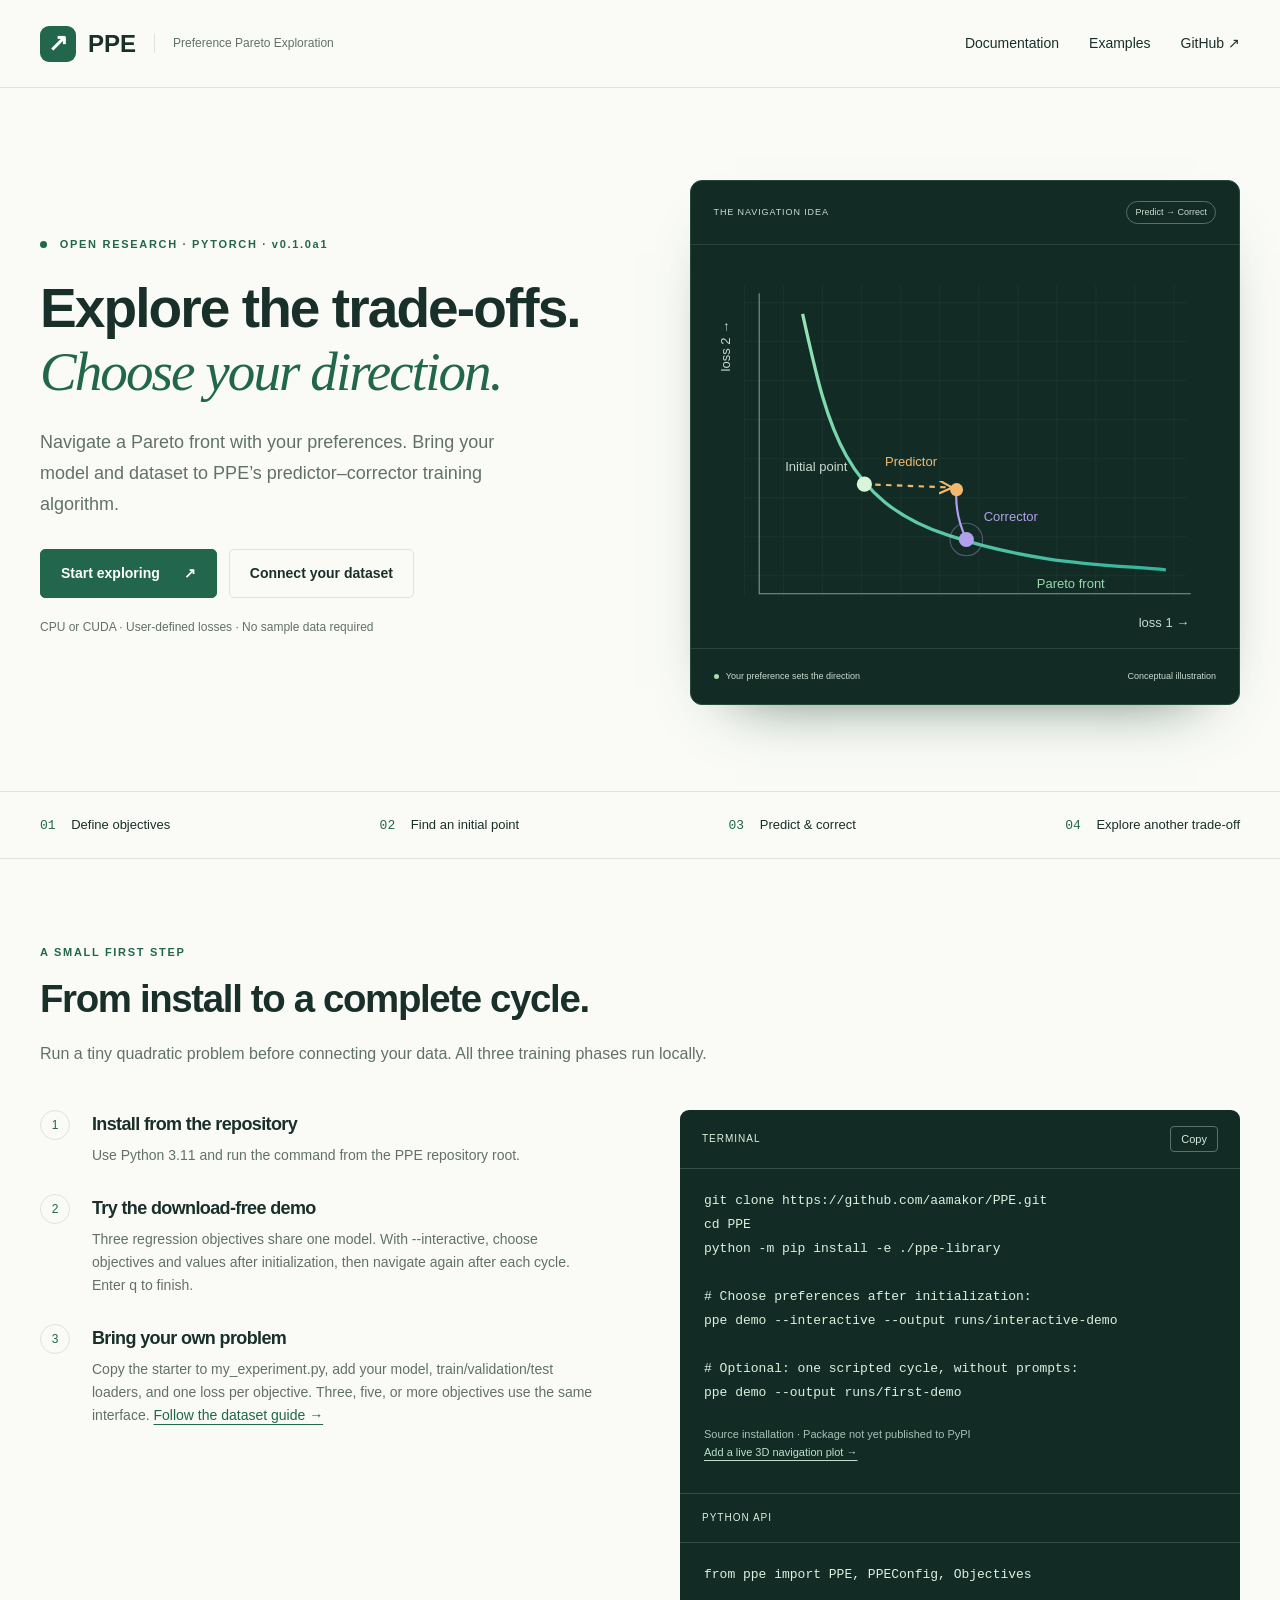
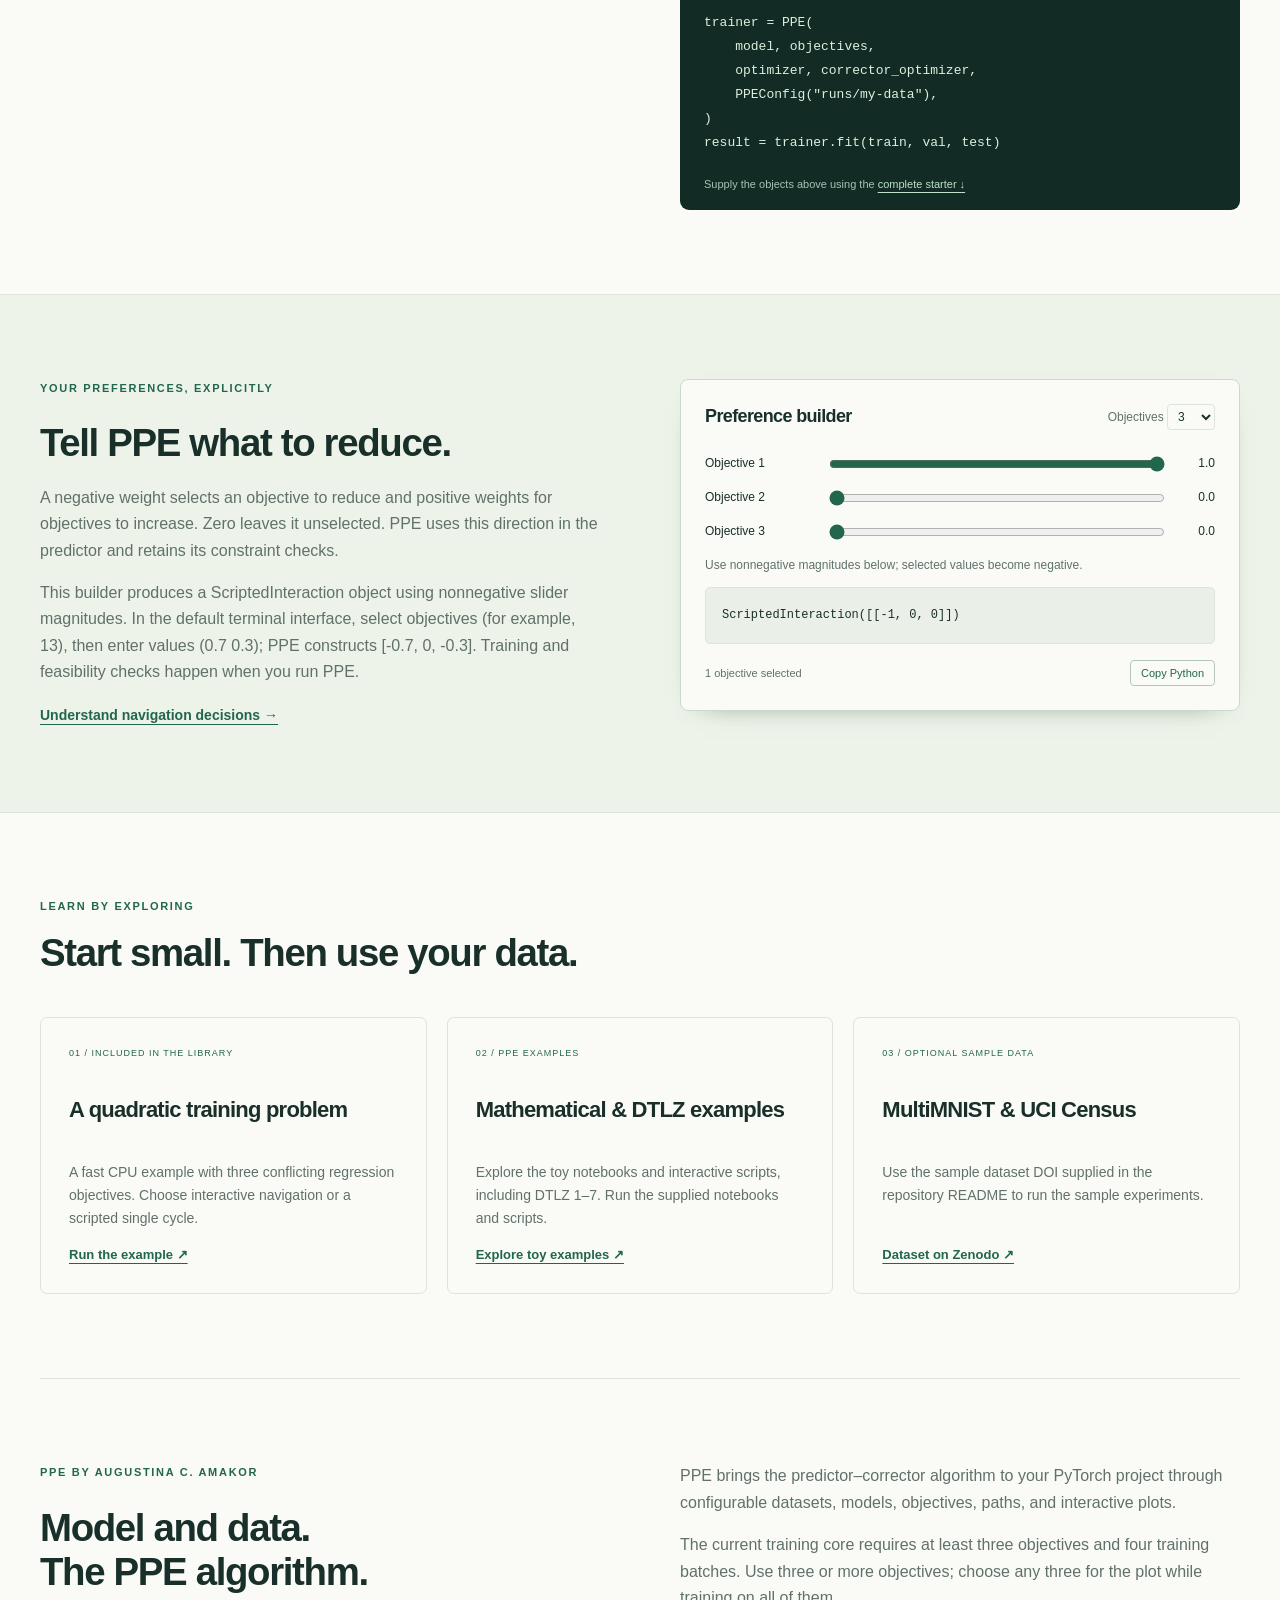
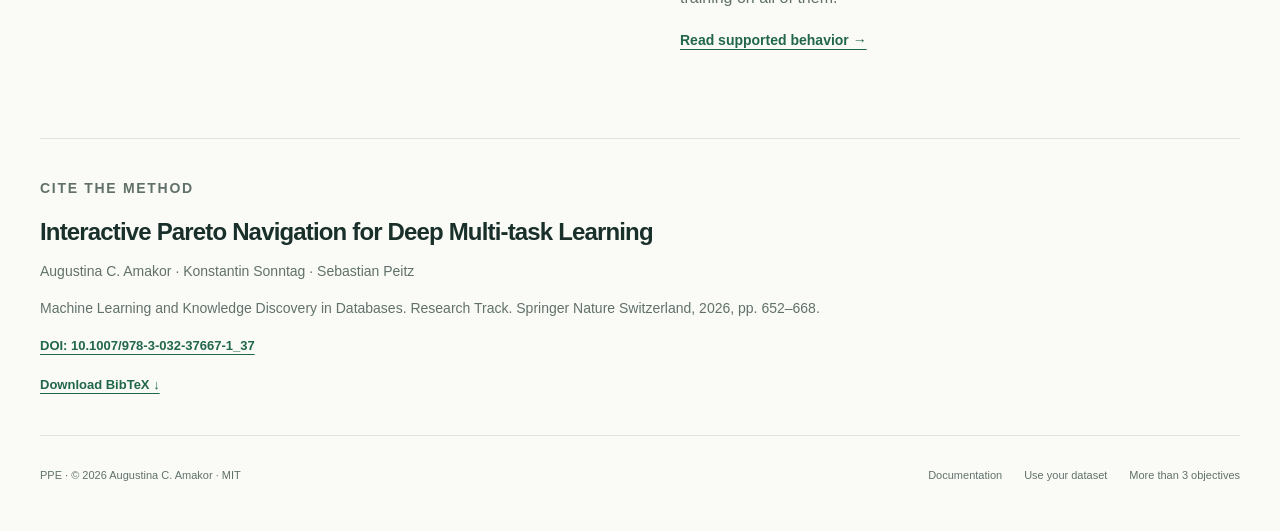
<file: ppe-library/docs/index.html>
<!doctype html>
<html lang="en">
<head>
  <meta charset="utf-8"><meta name="viewport" content="width=device-width, initial-scale=1">
  <title>PPE — Explore the trade-offs. Choose your direction.</title>
  <meta name="description" content="Preference Pareto Exploration: a predictor–corrector training library for your PyTorch models and datasets.">
  <link rel="stylesheet" href="assets/style.css"><script src="assets/site.js" defer></script>
</head>
<body>
<a class="skip" href="#main">Skip to content</a>
<header class="header"><a class="brand" href="index.html" aria-label="PPE home"><span class="brand-mark">↗</span> PPE<span class="brand-sub">Preference Pareto Exploration</span></a><nav aria-label="Main navigation"><a href="guide.html">Documentation</a><a href="#examples">Examples</a><a href="https://github.com/aamakor/PPE">GitHub ↗</a></nav></header>
<main id="main">
<section class="hero wrap">
  <div class="hero-copy"><p class="eyebrow"><span class="status-dot"></span> OPEN RESEARCH · PYTORCH · v0.1.0a1</p><h1>Explore the trade-offs.<br><em>Choose your direction.</em></h1><p class="lead">Navigate a Pareto front with your preferences. Bring your model and dataset to PPE’s predictor–corrector training algorithm.</p><div class="actions"><a class="button primary" href="#start">Start exploring <span>↗</span></a><a class="button secondary" href="guide.html#dataset">Connect your dataset</a></div><p class="micro">CPU or CUDA · User-defined losses · No sample data required</p></div>
  <div class="hero-visual"><div class="visual-top"><span>THE NAVIGATION IDEA</span><span class="pill">Predict → Correct</span></div>
  <svg class="front" viewBox="0 0 480 355" role="img" aria-labelledby="front-title front-desc"><title id="front-title">Predictor–corrector navigation</title><desc id="front-desc">An illustrative curve shows a Pareto front. A predictor moves from an initial point in a chosen direction, and a corrector moves back toward the front. This is a schematic, not measured results.</desc><defs><pattern id="grid" width="36" height="36" patternUnits="userSpaceOnUse"><path d="M 36 0 L 0 0 0 36" fill="none" stroke="#28433e" stroke-width="0.6"/></pattern><linearGradient id="glow" x1="0" y1="0" x2="1" y2="1"><stop offset="0" stop-color="#95e4b5"/><stop offset="1" stop-color="#32b59d"/></linearGradient><marker id="arrow" markerWidth="7" markerHeight="7" refX="5" refY="3" orient="auto"><path d="M0,0 L6,3 L0,6" fill="none" stroke="#f2b96e"/></marker></defs><rect x="36" y="20" width="408" height="288" fill="url(#grid)"/><path d="M50 28 V305 H448" fill="none" stroke="#82978e"/><text x="400" y="336" class="svg-label">loss 1 →</text><text transform="translate(23 100) rotate(-90)" class="svg-label">loss 2 →</text><path d="M90 47 C112 145 125 219 224 251 C305 278 370 278 425 283" fill="none" stroke="url(#glow)" stroke-width="3"/><path d="M147 204 L226 207" stroke="#f2b96e" stroke-width="2" stroke-dasharray="5 5" marker-end="url(#arrow)"/><path d="M232 209 Q230 231 241 255" fill="none" stroke="#b2a0ec" stroke-width="2"/><circle cx="147" cy="204" r="7" fill="#d8f5d9"/><circle cx="232" cy="209" r="6" fill="#f2b96e"/><circle cx="241" cy="255" r="7" fill="#b2a0ec"/><circle cx="241" cy="255" r="15" fill="none" stroke="#b2a0ec" opacity="0.4"/><text x="74" y="192" class="svg-label">Initial point</text><text x="166" y="187" class="svg-label amber">Predictor</text><text x="257" y="238" class="svg-label lavender">Corrector</text><text x="306" y="300" class="svg-label green">Pareto front</text></svg>
  <div class="visual-bottom"><span><i class="legend-dot"></i> Your preference sets the direction</span><span>Conceptual illustration</span></div></div>
</section>
<div class="spec-strip"><div class="wrap specs"><span><b>01</b> Define objectives</span><span><b>02</b> Find an initial point</span><span><b>03</b> Predict & correct</span><span><b>04</b> Explore another trade-off</span></div></div>
<section class="wrap section" id="start"><div class="section-heading"><p class="eyebrow">A SMALL FIRST STEP</p><h2>From install to a complete cycle.</h2><p>Run a tiny quadratic problem before connecting your data. All three training phases run locally.</p></div><div class="two-col"><div><ol class="steps"><li><span>1</span><div><h3>Install from the repository</h3><p>Use Python 3.11 and run the command from the PPE repository root.</p></div></li><li><span>2</span><div><h3>Try the download-free demo</h3><p>Three regression objectives share one model. With --interactive, choose objectives and values after initialization, then navigate again after each cycle. Enter q to finish.</p></div></li><li><span>3</span><div><h3>Bring your own problem</h3><p>Copy the starter to my_experiment.py, add your model, train/validation/test loaders, and one loss per objective. Three, five, or more objectives use the same interface. <a href="guide.html#dataset">Follow the dataset guide →</a></p></div></li></ol></div><div class="code-card"><div class="code-header"><span>TERMINAL</span><button class="copy" data-copy="install-code">Copy</button></div><pre id="install-code"><code>git clone https://github.com/aamakor/PPE.git
cd PPE
python -m pip install -e ./ppe-library

# Choose preferences after initialization:
ppe demo --interactive --output runs/interactive-demo

# Optional: one scripted cycle, without prompts:
ppe demo --output runs/first-demo</code></pre><div class="code-note">Source installation · Package not yet published to PyPI<br><a href="guide.html#plots">Add a live 3D navigation plot →</a></div><div class="code-header second"><span>PYTHON API</span></div><pre><code>from ppe import PPE, PPEConfig, Objectives

trainer = PPE(
    model, objectives,
    optimizer, corrector_optimizer,
    PPEConfig("runs/my-data"),
)
result = trainer.fit(train, val, test)</code></pre><div class="code-note">Supply the objects above using the <a href="assets/custom_dataset.py" download>complete starter ↓</a></div></div></div></section>
<section class="tinted section" id="preferences"><div class="wrap two-col"><div><p class="eyebrow">YOUR PREFERENCES, EXPLICITLY</p><h2>Tell PPE what to reduce.</h2><p>A negative weight selects an objective to reduce and positive weights for objectives to increase. Zero leaves it unselected. PPE uses this direction in the predictor and retains its constraint checks.</p><p>This builder produces a ScriptedInteraction object using nonnegative slider magnitudes. In the default terminal interface, select objectives (for example, 13), then enter values (0.7 0.3); PPE constructs [-0.7, 0, -0.3]. Training and feasibility checks happen when you run PPE.</p><a class="text-link" href="guide.html#navigation">Understand navigation decisions →</a></div><div class="preference-card"><div class="builder-heading"><h3>Preference builder</h3><label for="objective-count">Objectives <select id="objective-count"><option>3</option><option>4</option><option>5</option><option>6</option><option>8</option><option>10</option><option>12</option></select></label></div><div id="weight-controls"><noscript>Enable JavaScript for the builder. Example: ScriptedInteraction([[-1, 0, 0]]).</noscript></div><p class="micro">Use nonnegative magnitudes below; selected values become negative.</p><pre><code id="preference-code">ScriptedInteraction([[-1, 0, 0]])</code></pre><div class="builder-footer"><span id="preference-status" role="status">First objective selected</span><button class="copy light" data-copy="preference-code">Copy Python</button></div></div></div></section>
<section class="wrap section" id="examples"><div class="section-heading"><p class="eyebrow">LEARN BY EXPLORING</p><h2>Start small. Then use your data.</h2></div><div class="cards"><article class="card"><span class="card-index">01 / INCLUDED IN THE LIBRARY</span><h3>A quadratic training problem</h3><p>A fast CPU example with three conflicting regression objectives. Choose interactive navigation or a scripted single cycle.</p><a href="guide.html#examples">Run the example ↗</a></article><article class="card"><span class="card-index">02 / PPE EXAMPLES</span><h3>Mathematical & DTLZ examples</h3><p>Explore the toy notebooks and interactive scripts, including DTLZ 1–7. Run the supplied notebooks and scripts.</p><a href="https://github.com/aamakor/PPE/tree/master/toyEx_code">Explore toy examples ↗</a></article><article class="card"><span class="card-index">03 / OPTIONAL SAMPLE DATA</span><h3>MultiMNIST & UCI Census</h3><p>Use the sample dataset DOI supplied in the repository README to run the sample experiments.</p><a href="https://doi.org/10.5281/zenodo.20623056">Dataset on Zenodo ↗</a></article></div></section>
<section class="wrap section research"><div><p class="eyebrow">PPE BY AUGUSTINA C. AMAKOR</p><h2>Model and data.<br>The PPE algorithm.</h2></div><div><p>PPE brings the predictor–corrector algorithm to your PyTorch project through configurable datasets, models, objectives, paths, and interactive plots.</p><p>The current training core requires at least three objectives and four training batches. Use three or more objectives; choose any three for the plot while training on all of them.</p><a class="text-link" href="guide.html#preservation">Read supported behavior →</a></div></section>
<section class="wrap citation-block"><p class="eyebrow">CITE THE METHOD</p><h3>Interactive Pareto Navigation for Deep Multi-task Learning</h3><p>Augustina C. Amakor · Konstantin Sonntag · Sebastian Peitz</p><p>Machine Learning and Knowledge Discovery in Databases. Research Track. Springer Nature Switzerland, 2026, pp. 652–668.</p><p><a href="https://doi.org/10.1007/978-3-032-37667-1_37">DOI: 10.1007/978-3-032-37667-1_37</a></p><a href="assets/citation.bib" download>Download BibTeX ↓</a></section>
</main><footer class="wrap footer"><span>PPE · © 2026 Augustina C. Amakor · MIT</span><div><a href="guide.html">Documentation</a><a href="guide.html#dataset">Use your dataset</a><a href="guide.html#many-objectives">More than 3 objectives</a></div></footer><div id="copy-status" class="sr-only" role="status"></div>
</body></html>
</file>
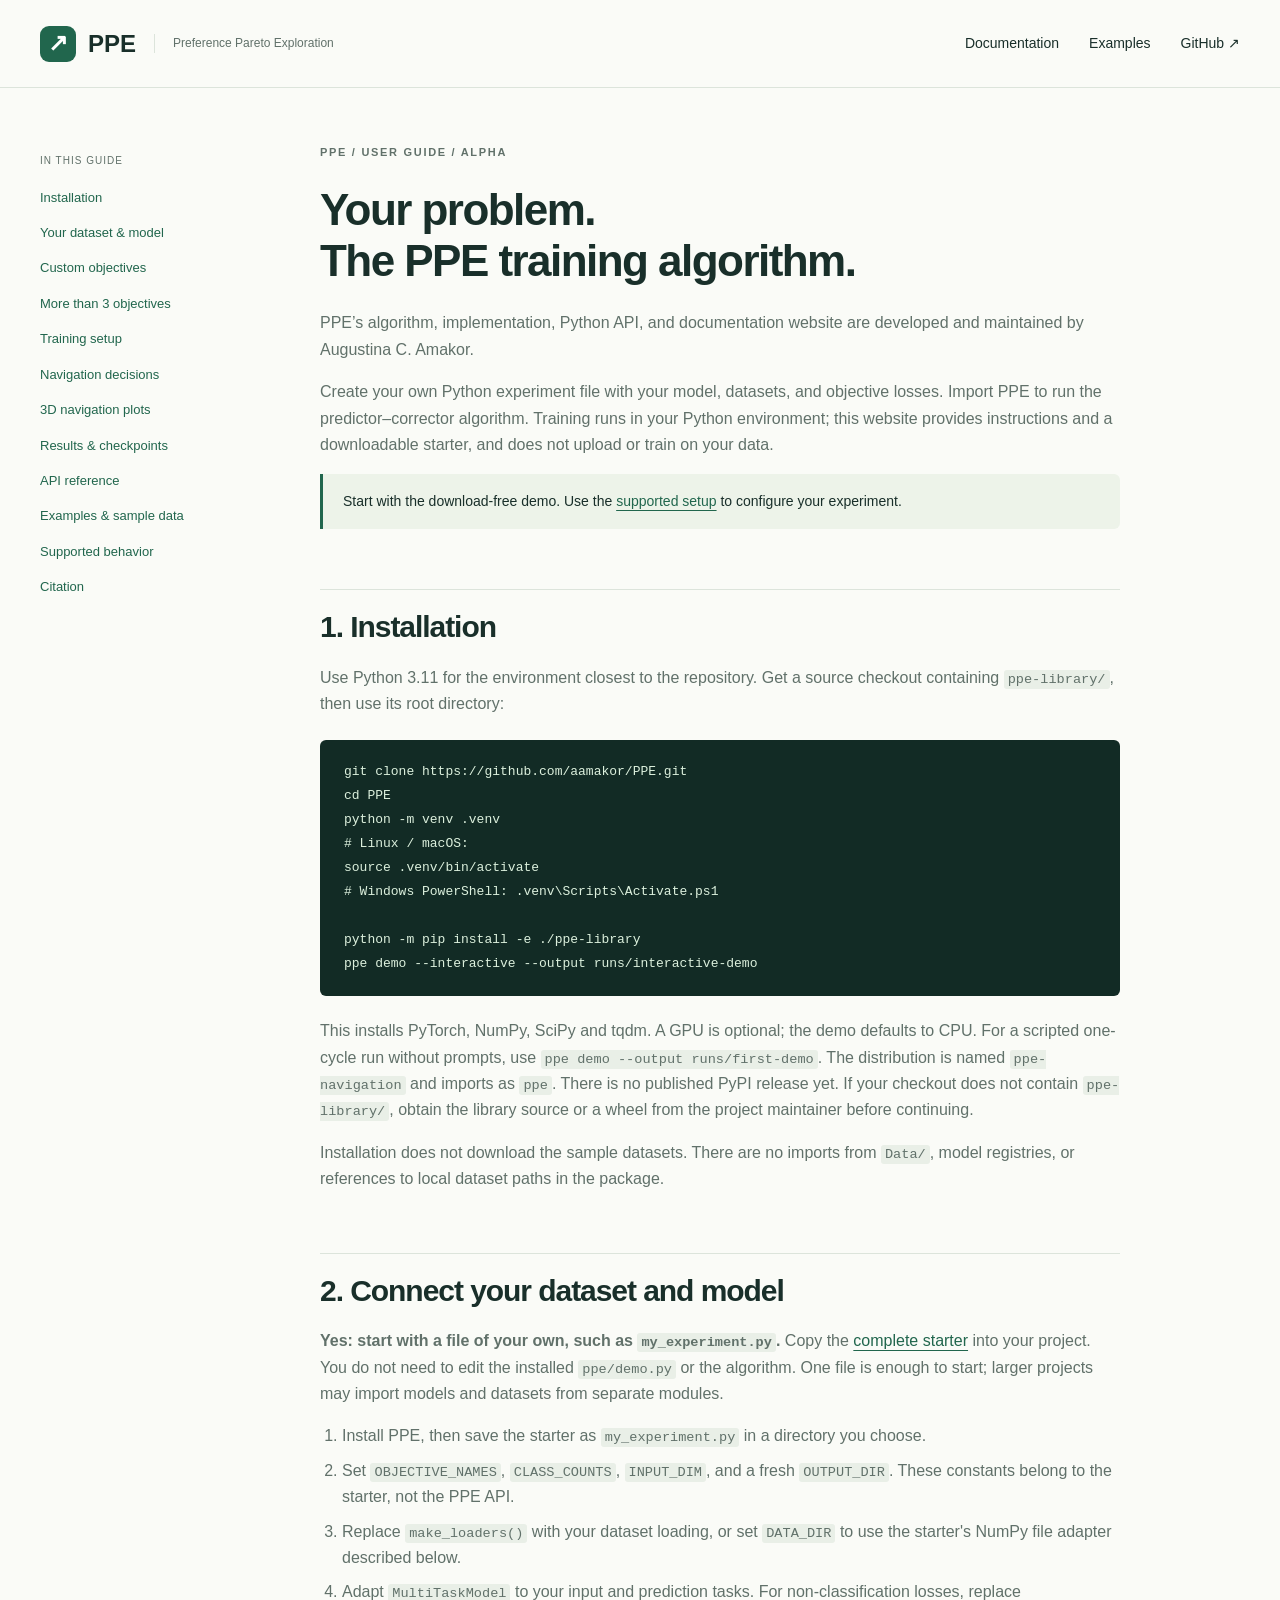
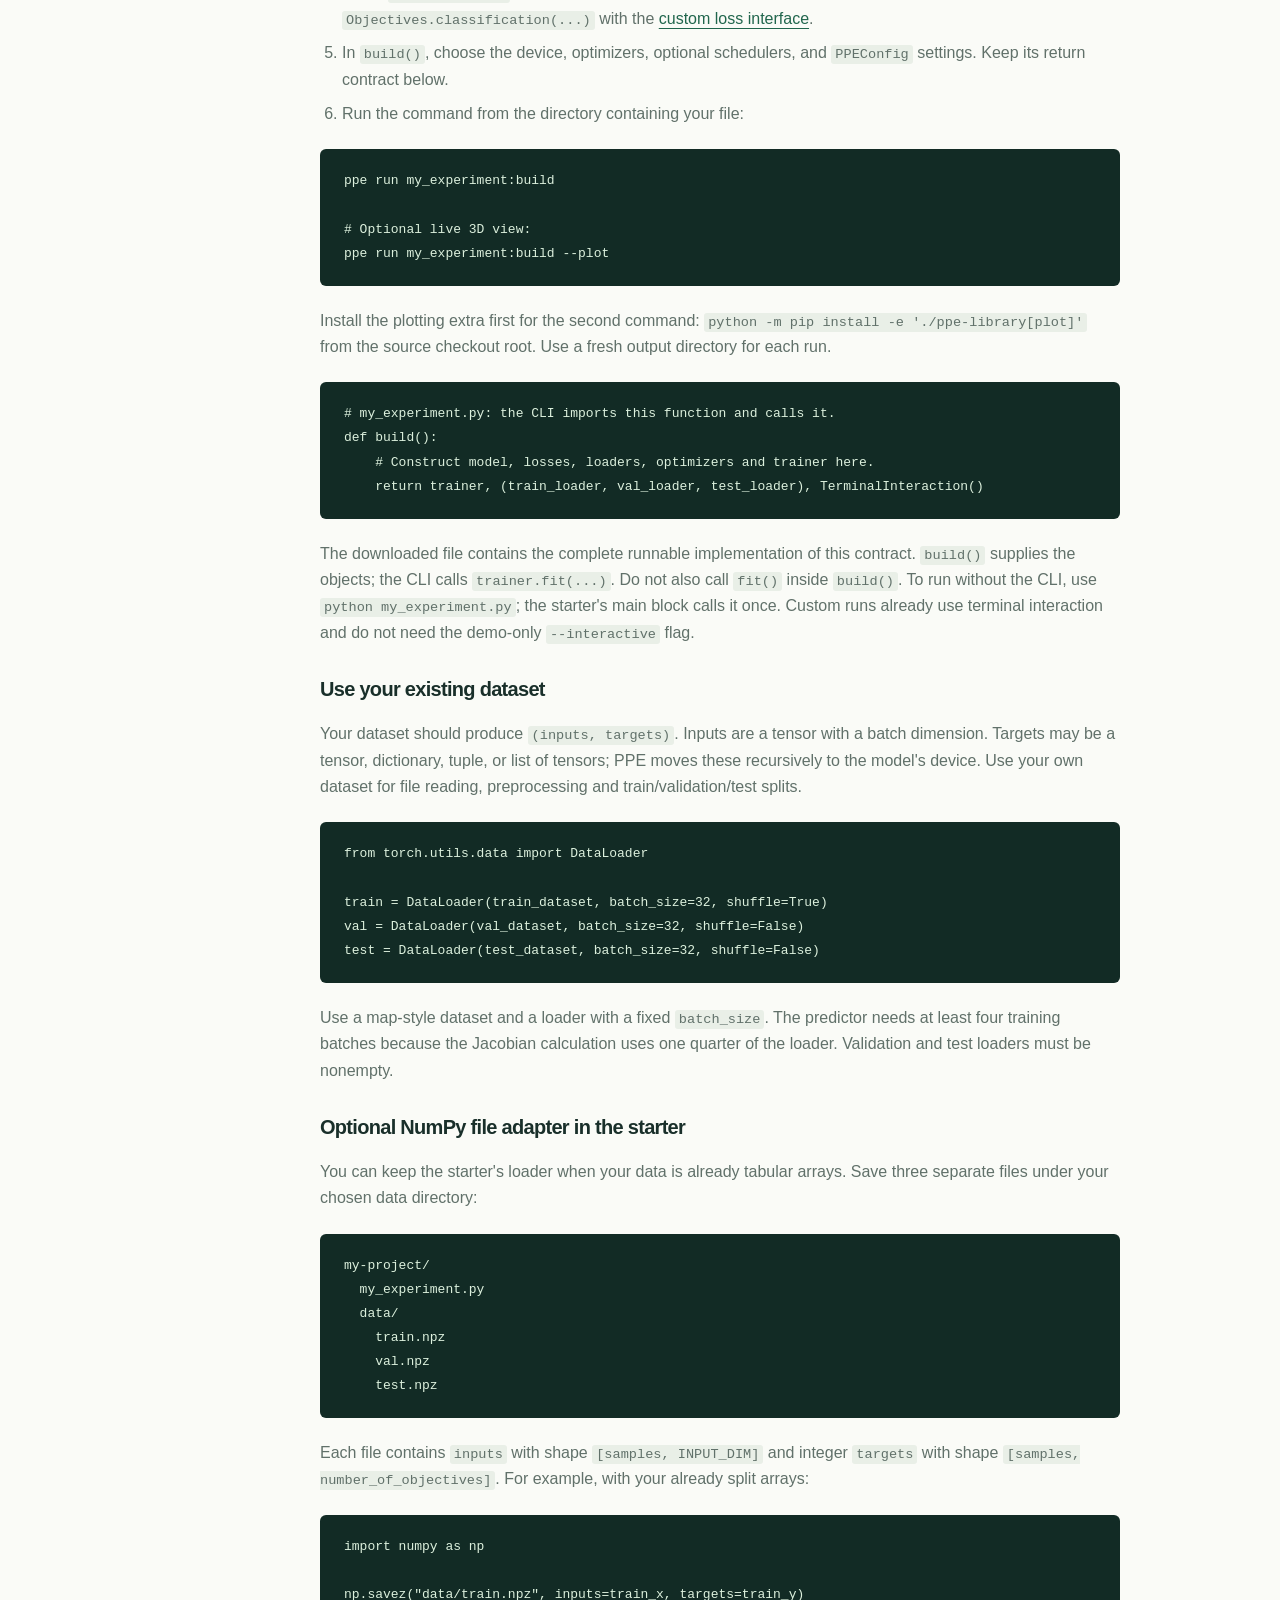
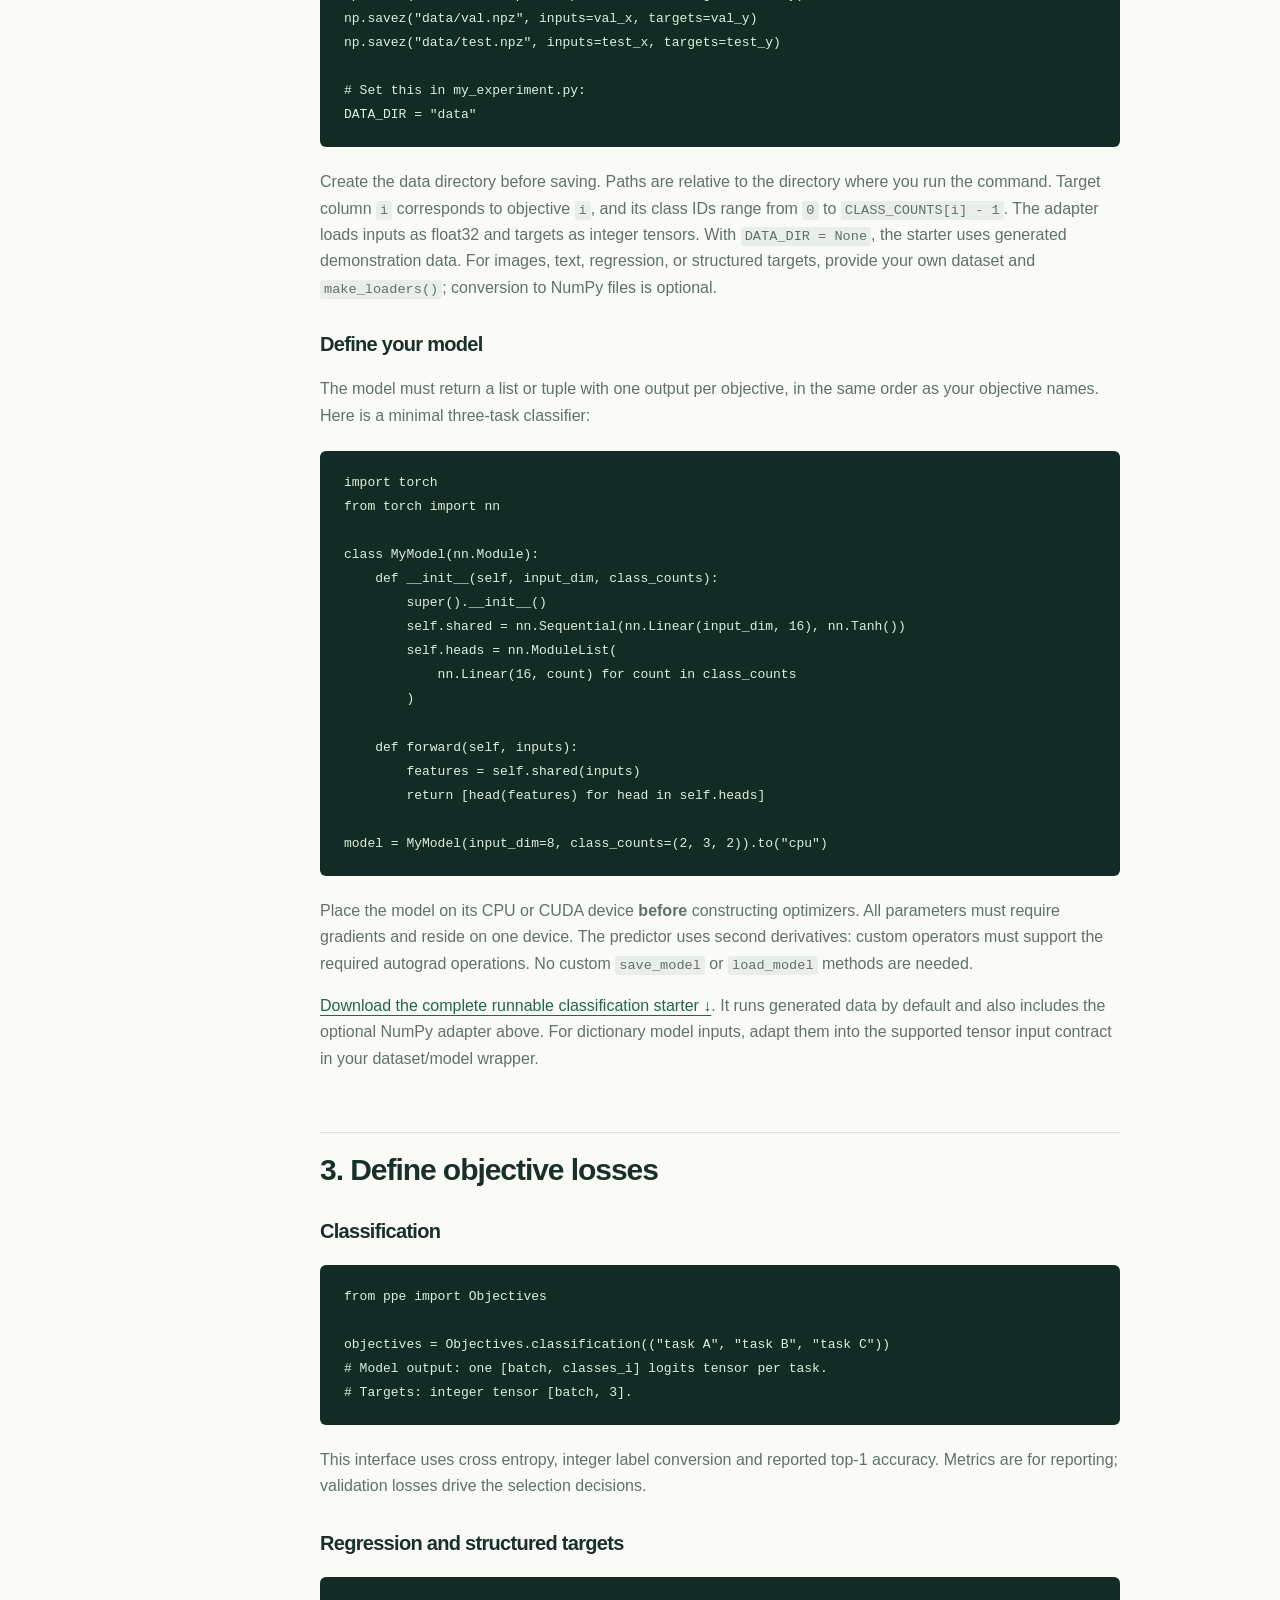
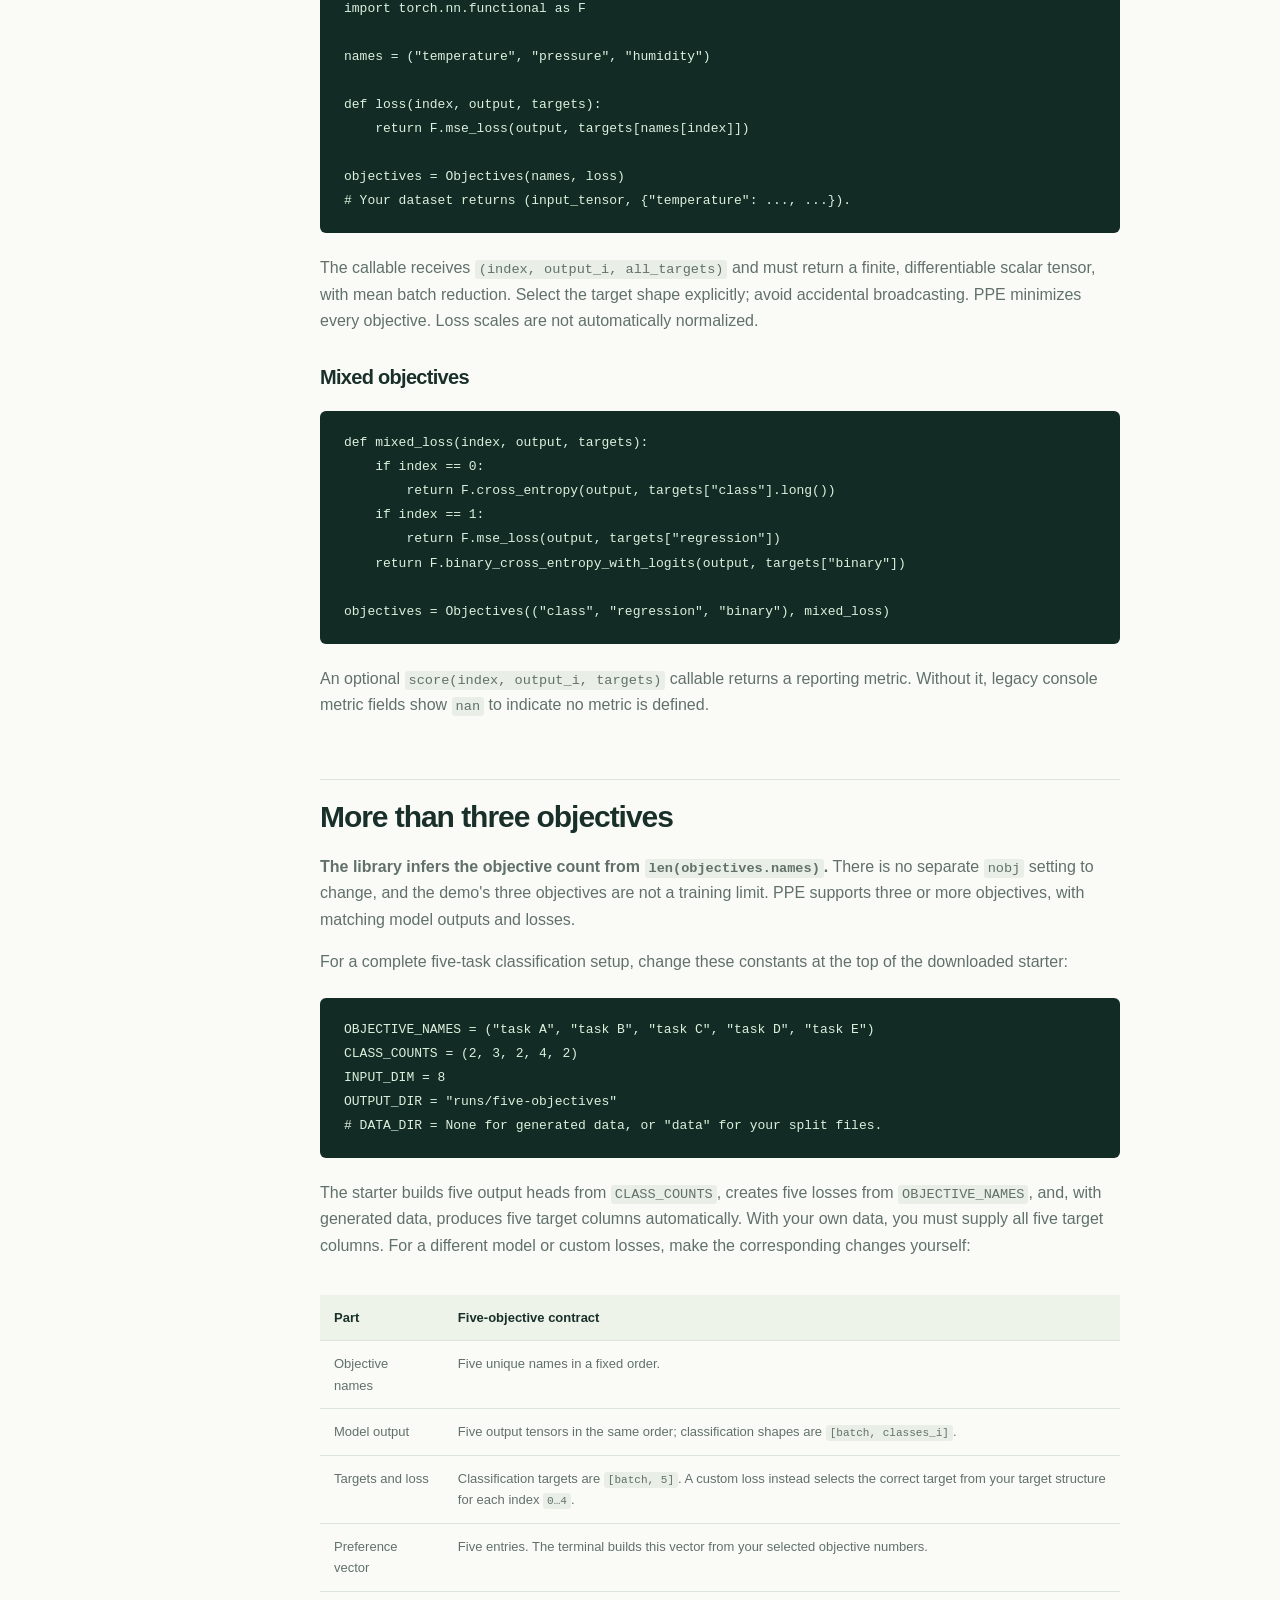
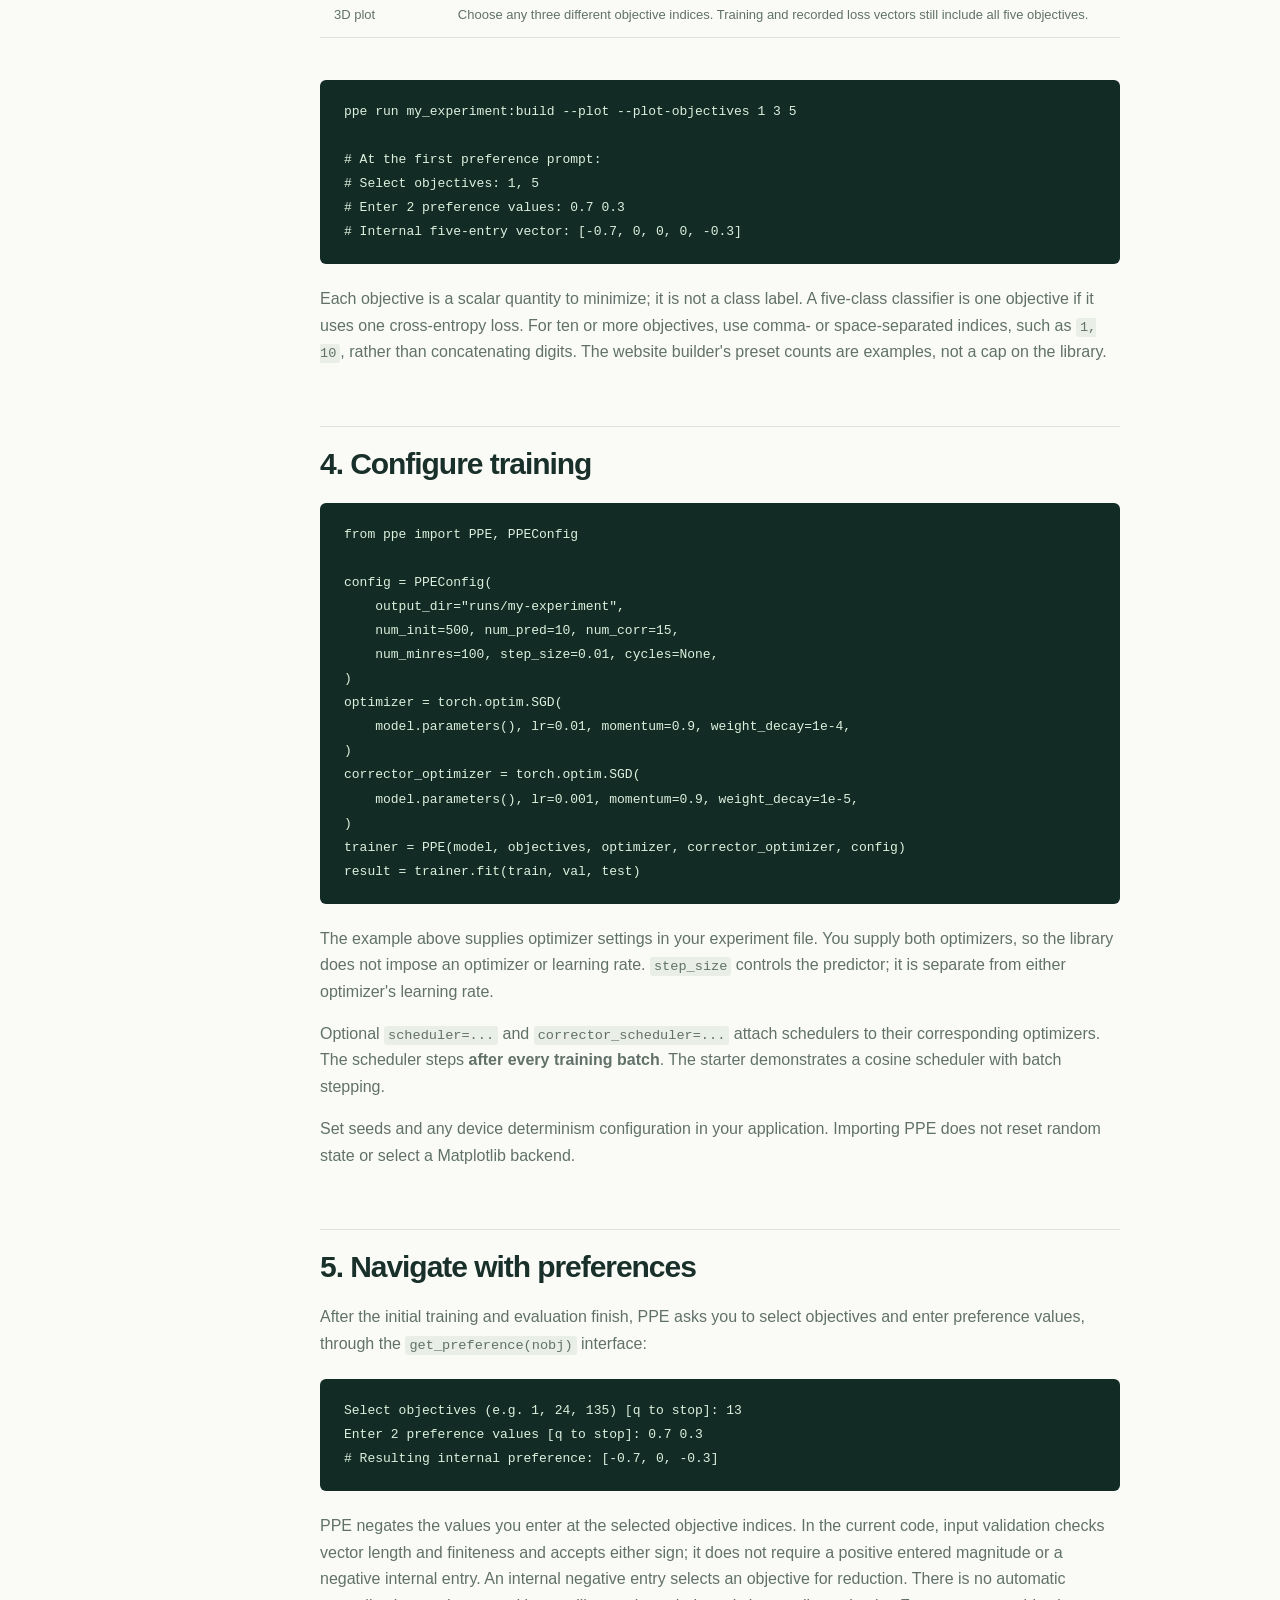
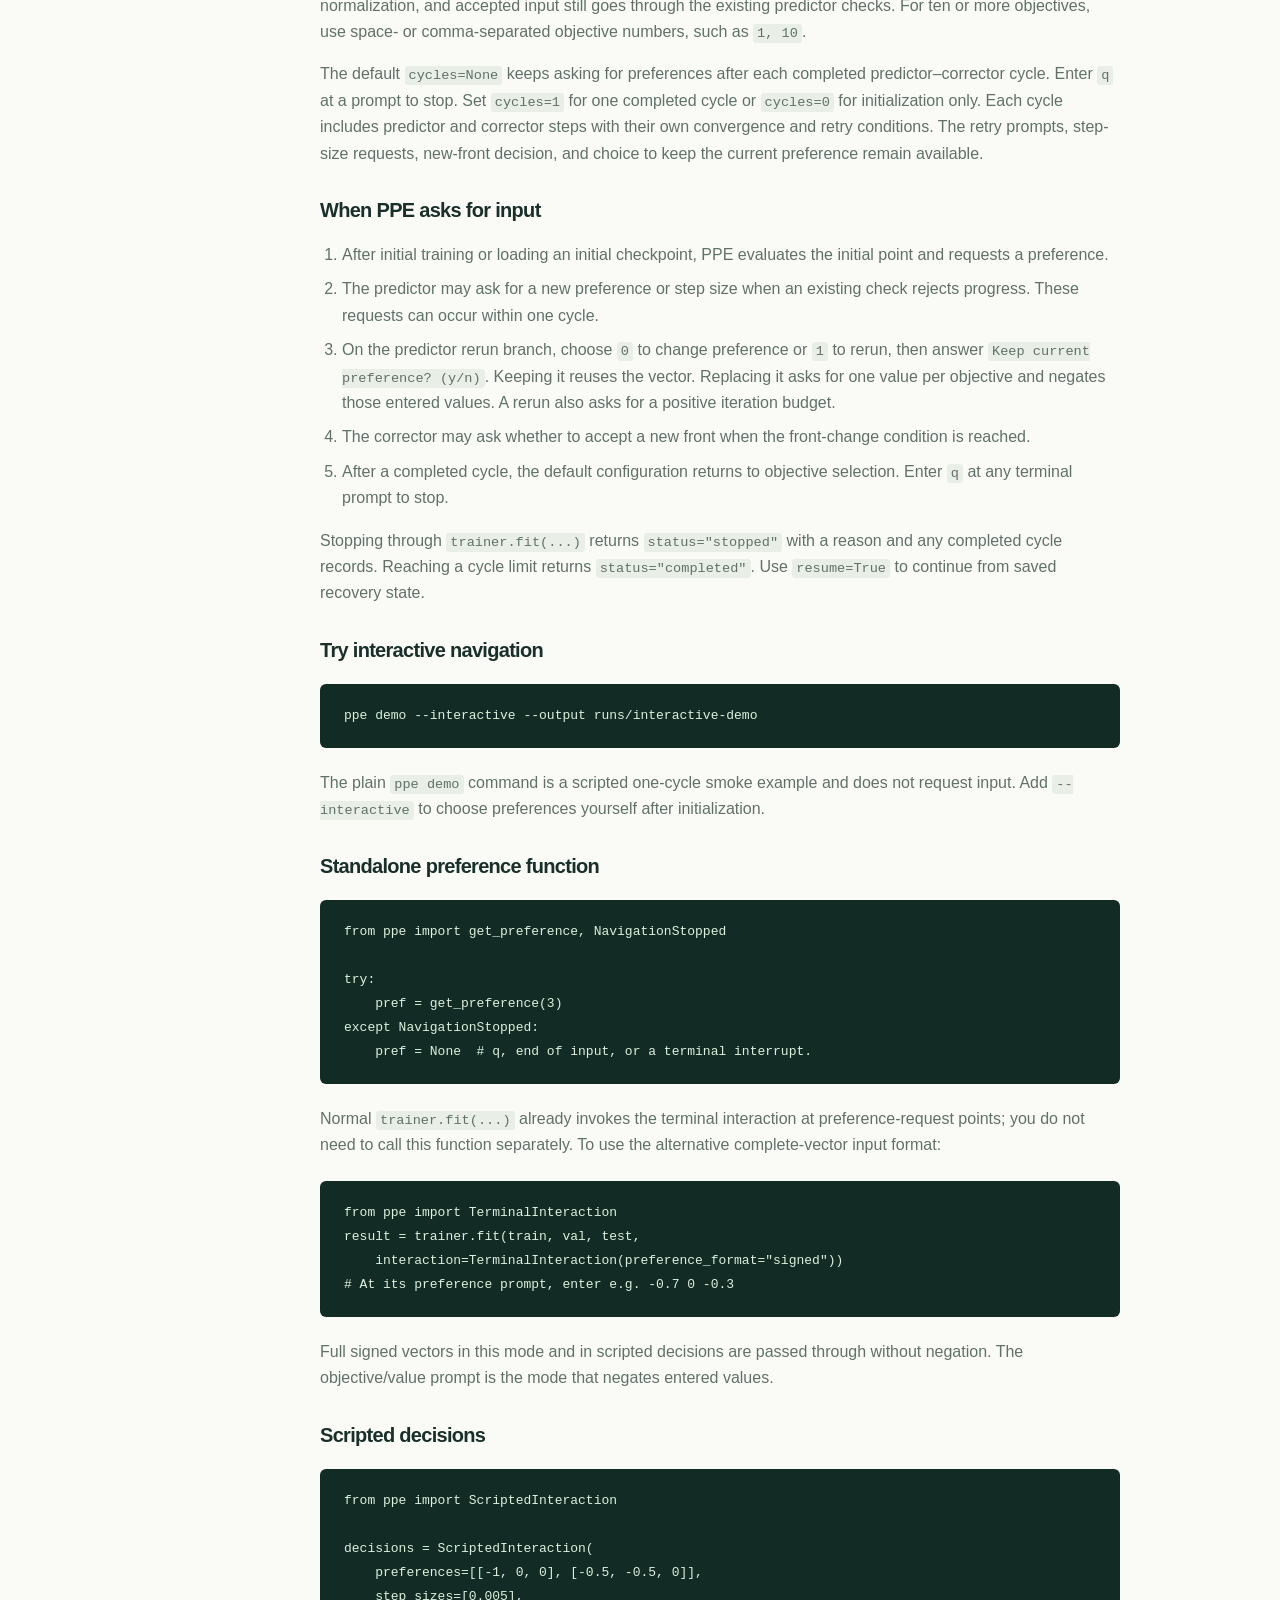
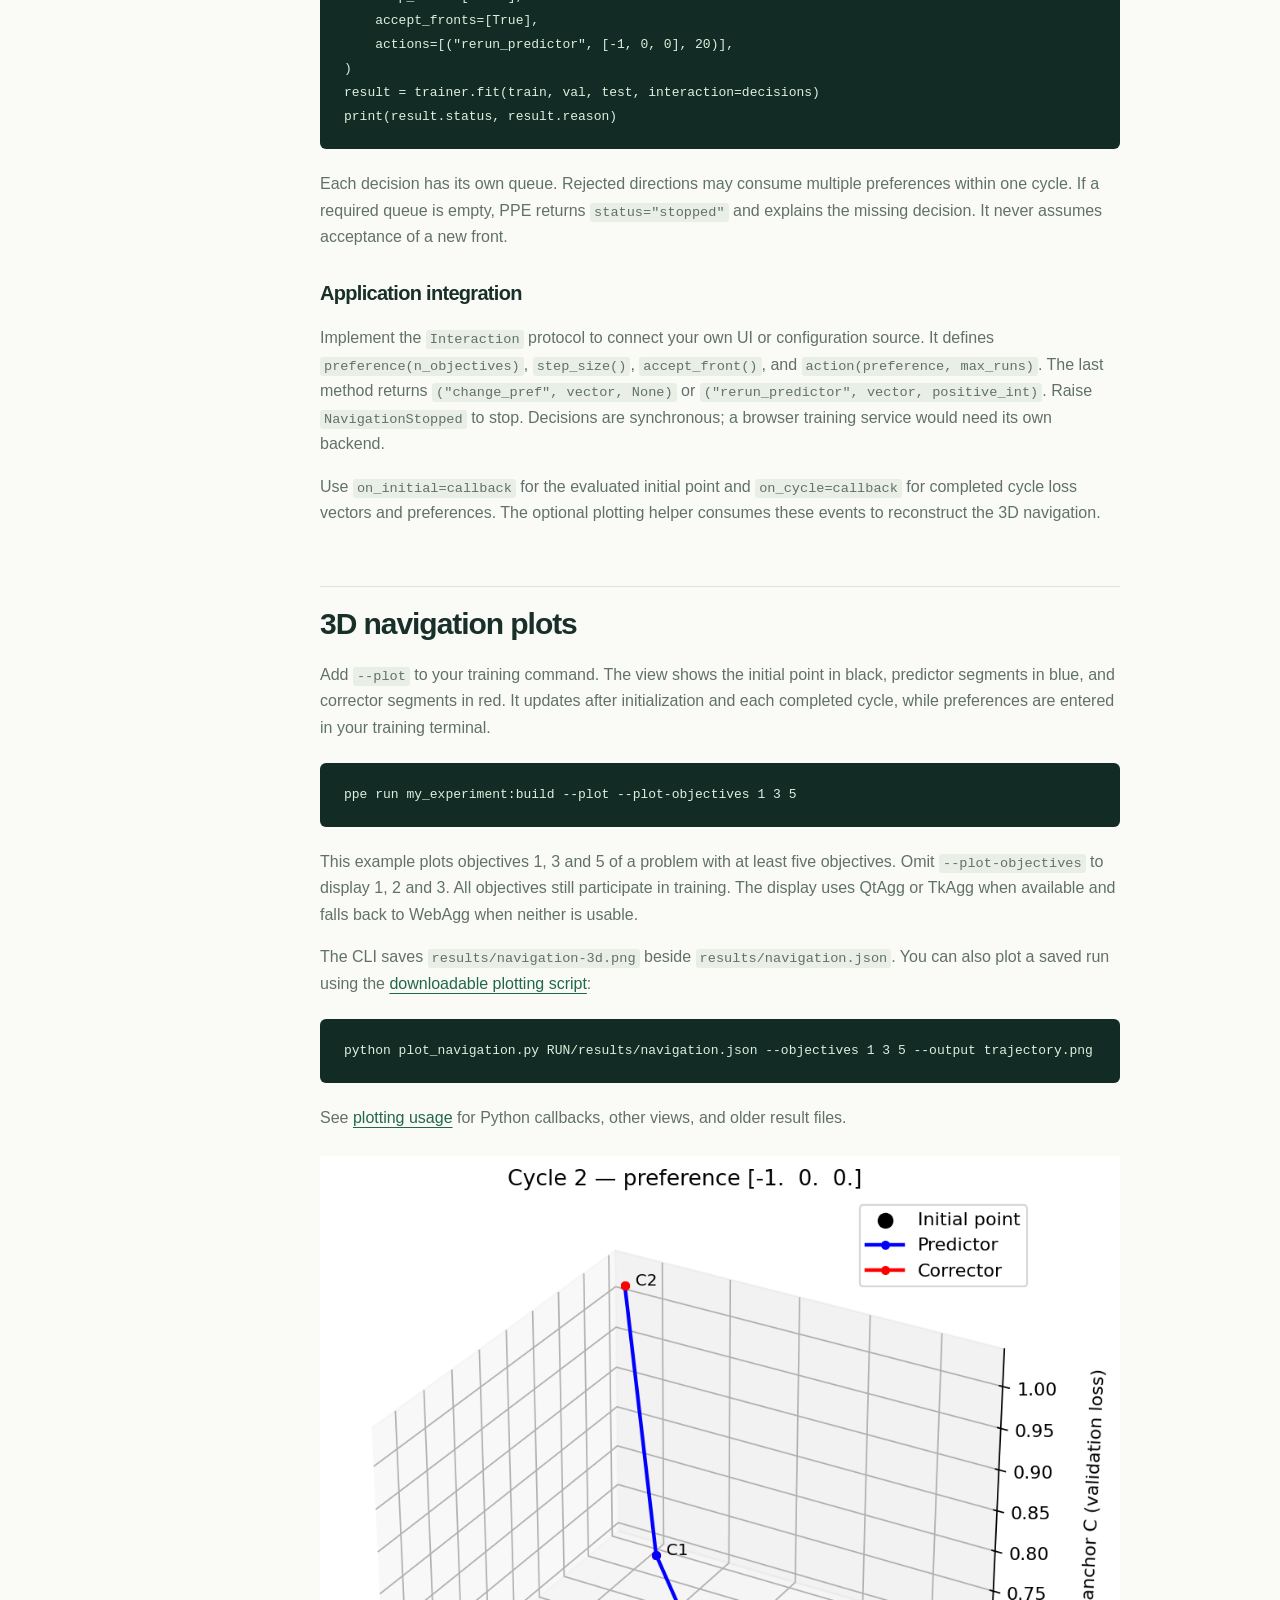
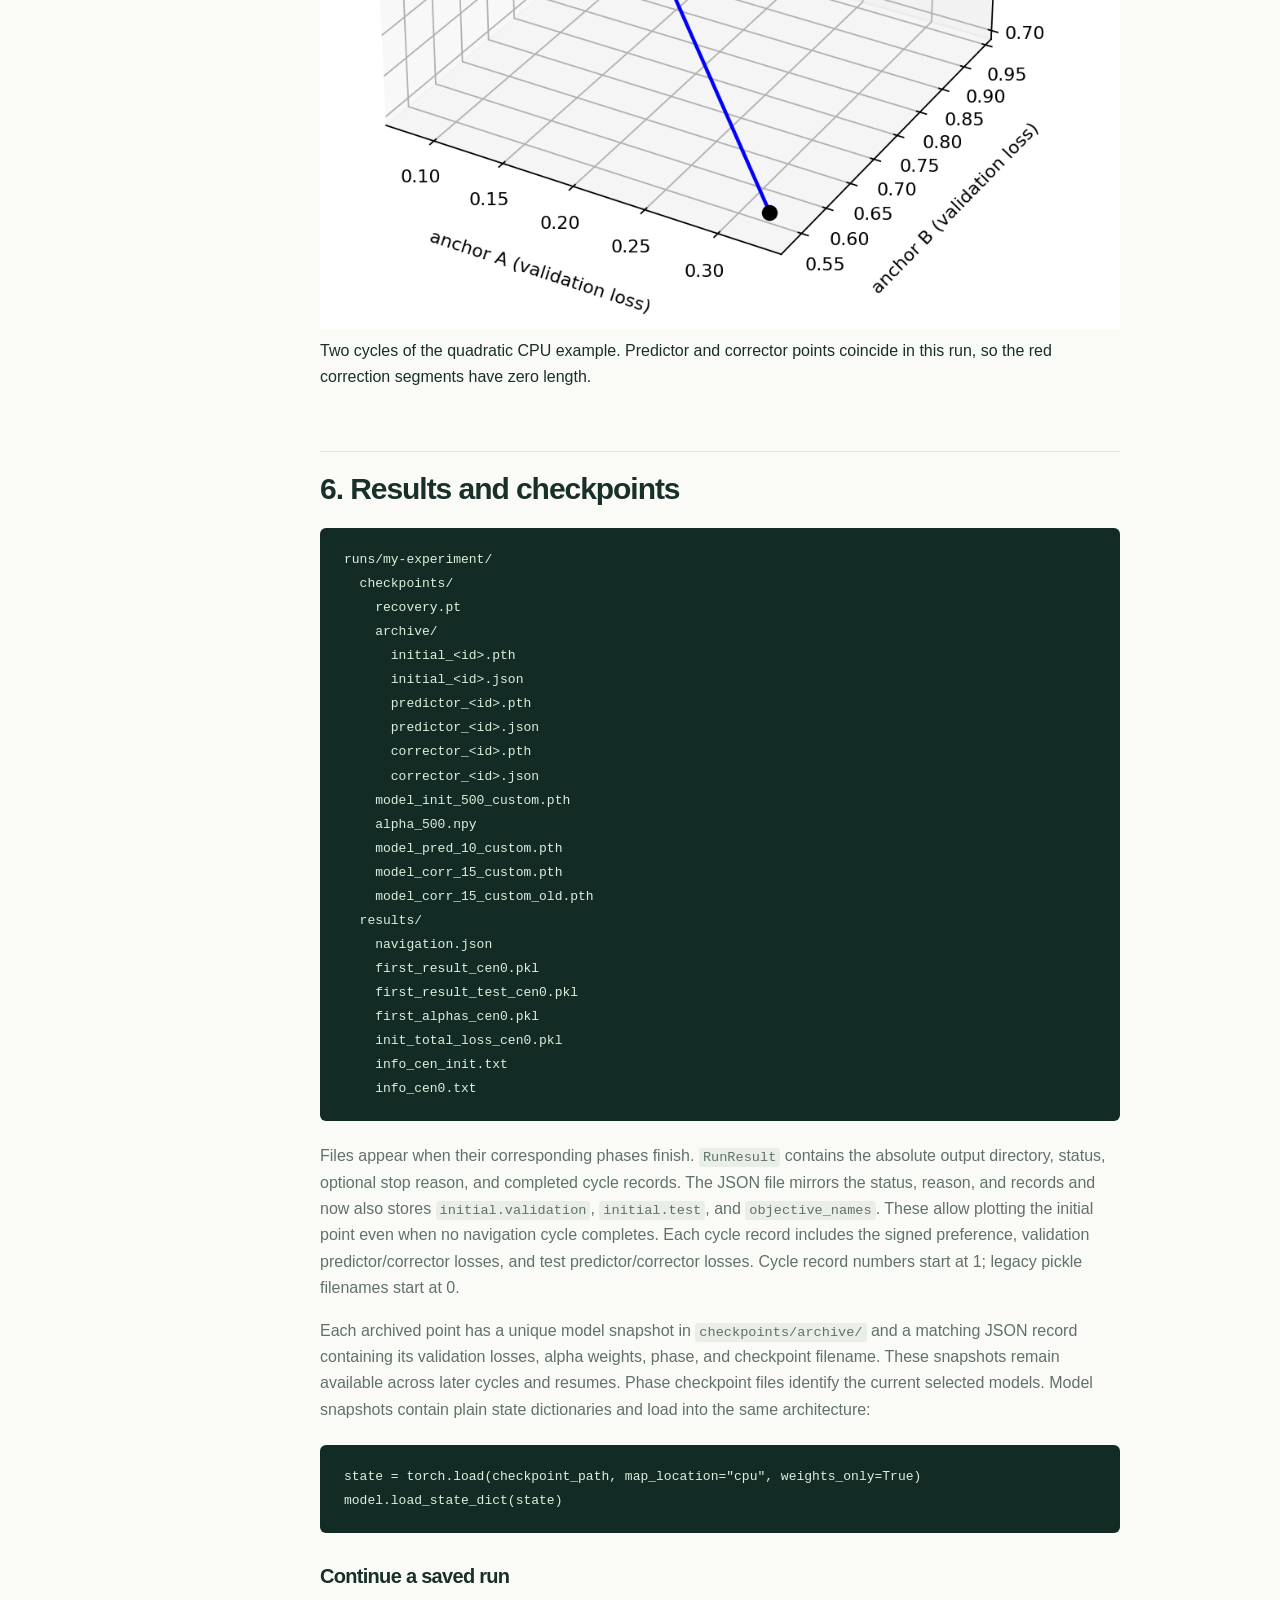
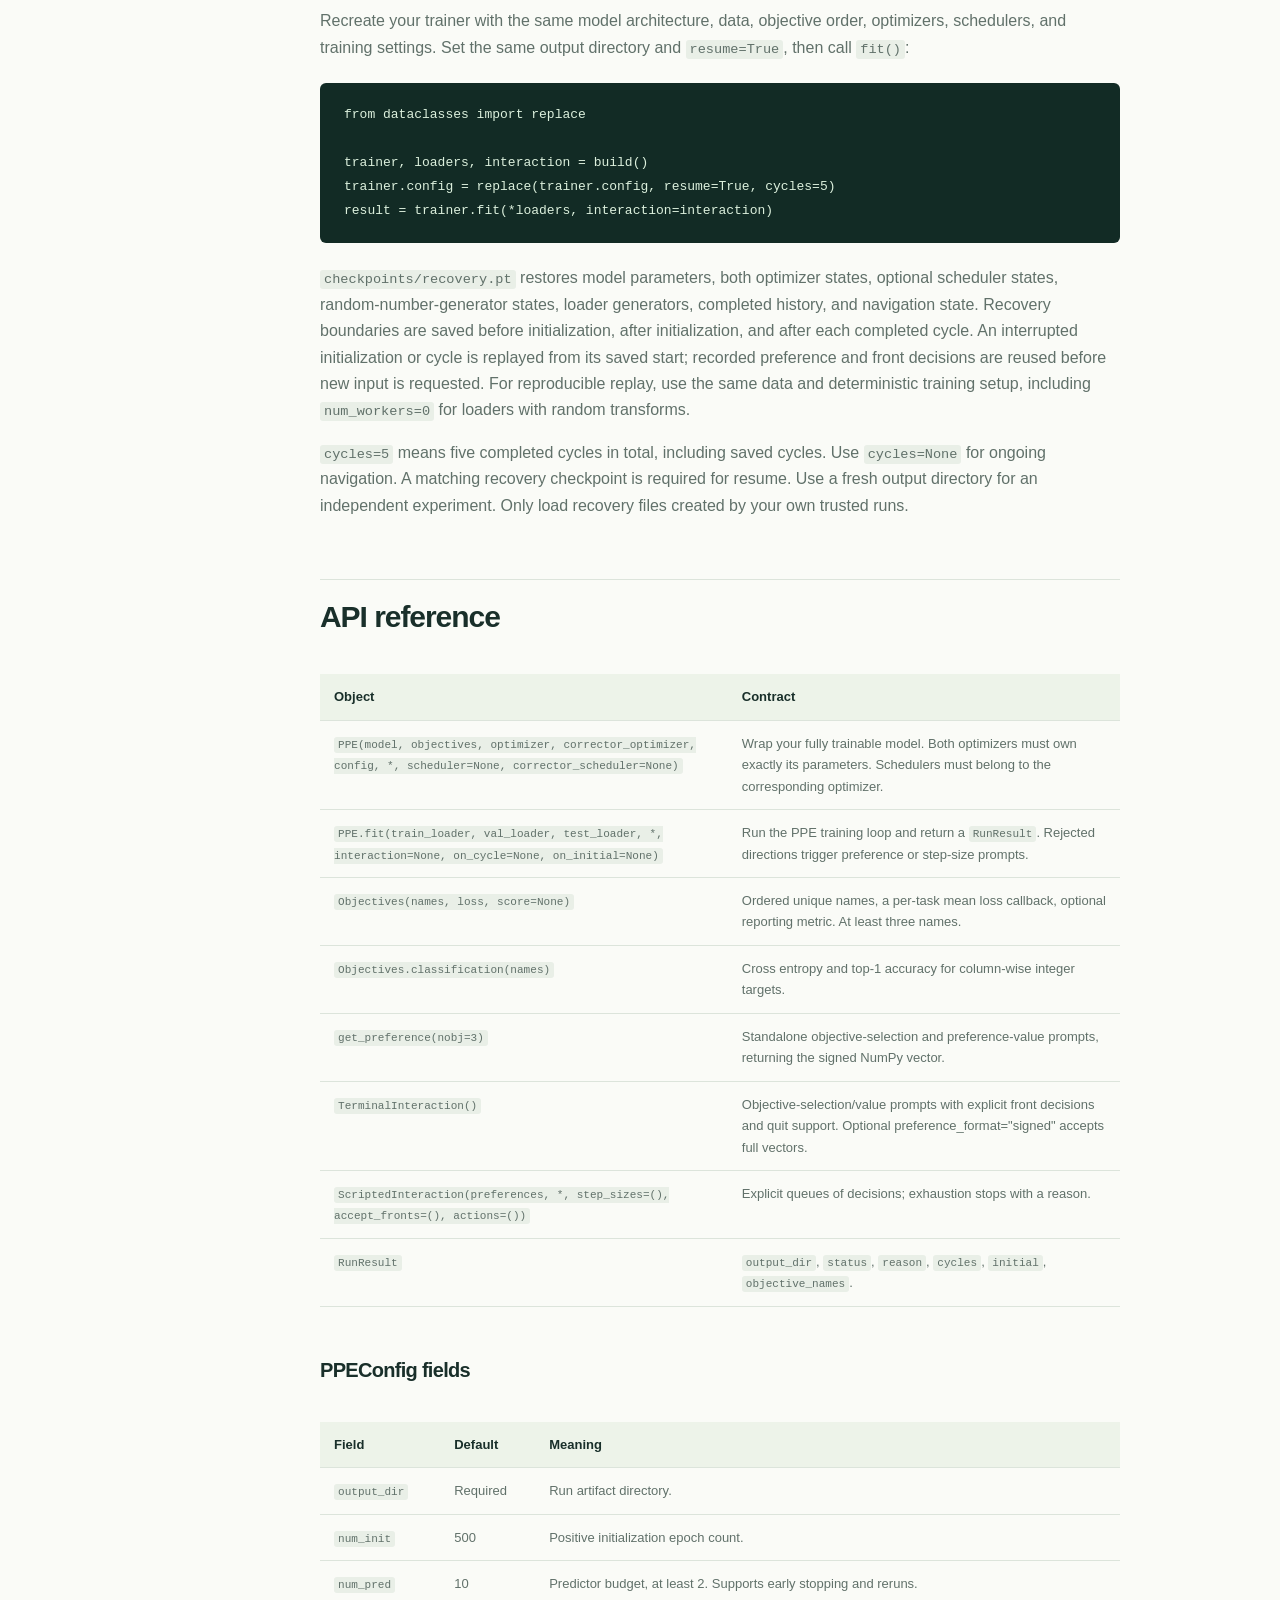
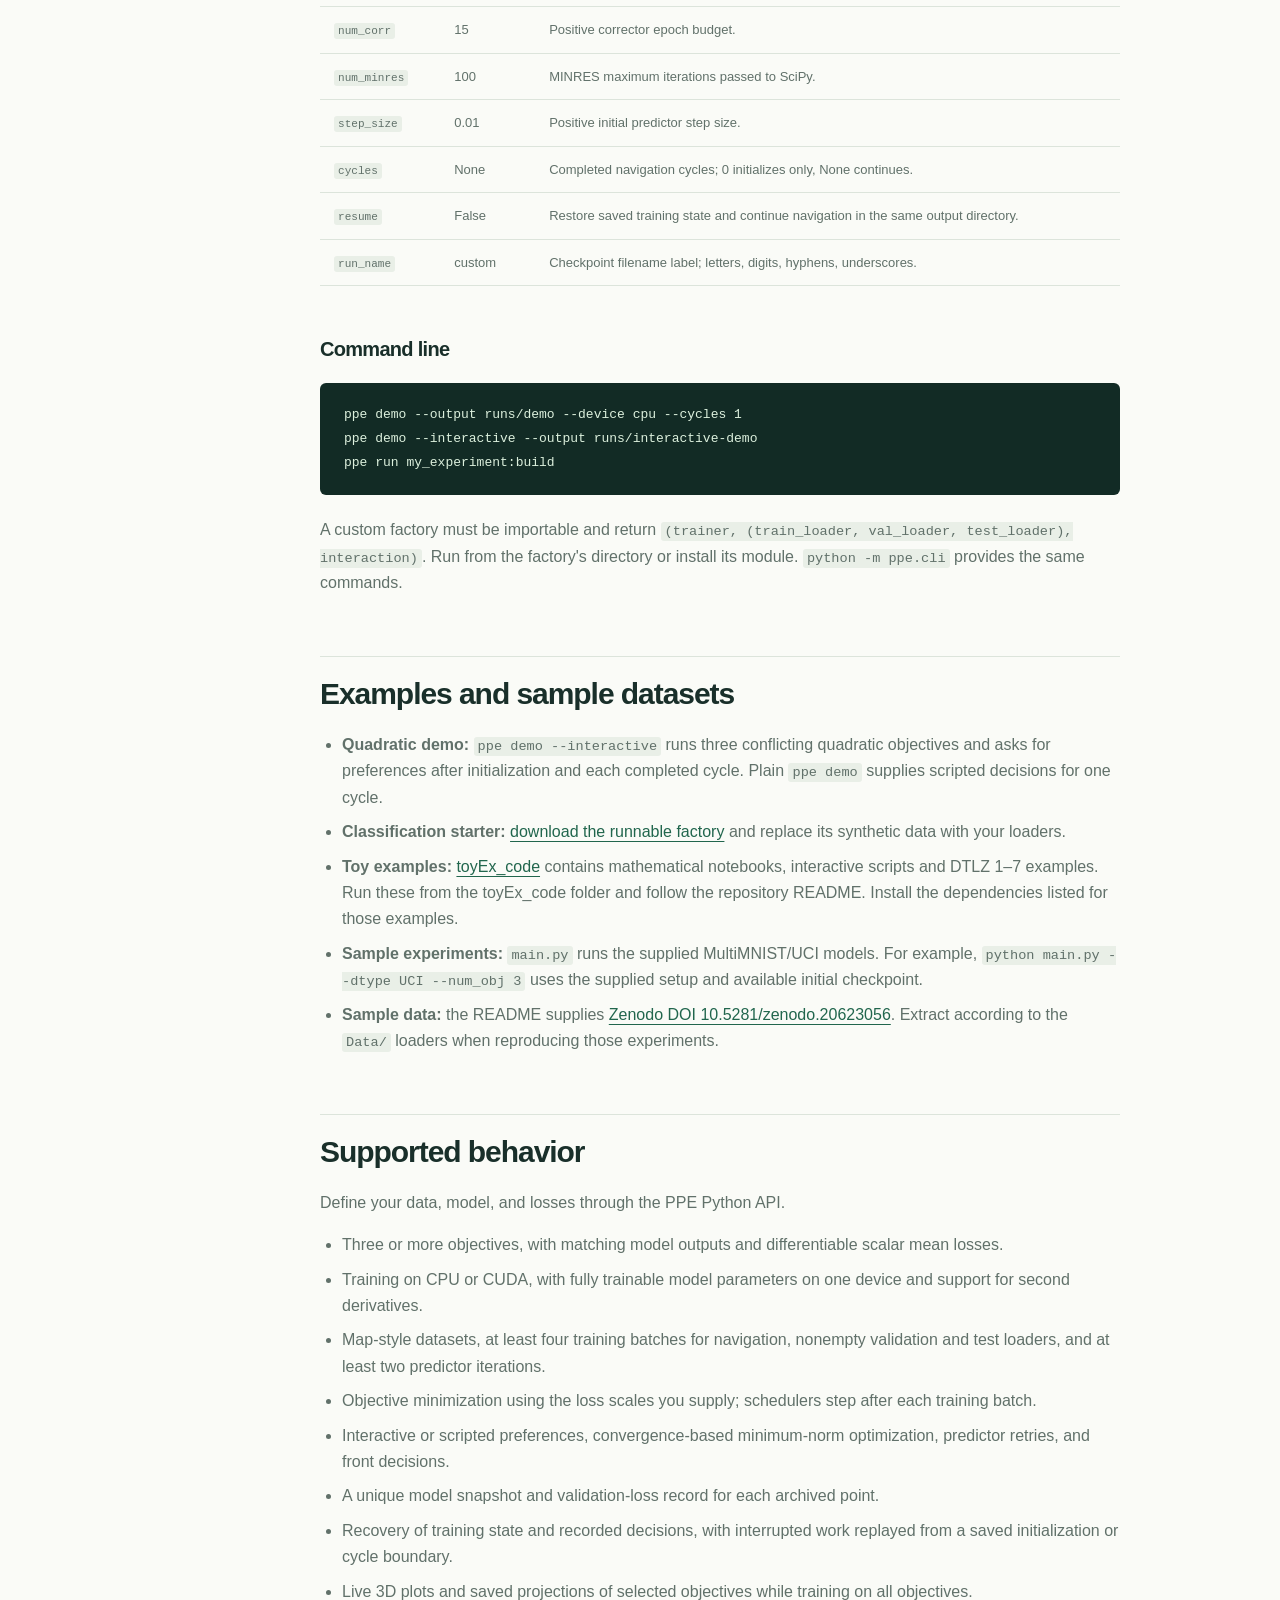
<file: ppe-library/docs/guide.html>
<!doctype html><html lang="en"><head><meta charset="utf-8"><meta name="viewport" content="width=device-width, initial-scale=1"><title>Documentation — PPE</title><meta name="description" content="Install PPE, connect your dataset, define objectives, and navigate with the PPE predictor–corrector training loop."><link rel="stylesheet" href="assets/style.css"></head><body>
<a class="skip" href="#main">Skip to content</a><header class="header"><a class="brand" href="index.html"><span class="brand-mark">↗</span> PPE<span class="brand-sub">Preference Pareto Exploration</span></a><nav aria-label="Main navigation"><a href="guide.html" aria-current="page">Documentation</a><a href="index.html#examples">Examples</a><a href="https://github.com/aamakor/PPE">GitHub ↗</a></nav></header>
<div class="wrap docs-layout"><aside class="sidebar"><p>IN THIS GUIDE</p><a href="#install">Installation</a><a href="#dataset">Your dataset & model</a><a href="#objectives">Custom objectives</a><a href="#many-objectives">More than 3 objectives</a><a href="#training">Training setup</a><a href="#navigation">Navigation decisions</a><a href="#plots">3D navigation plots</a><a href="#outputs">Results & checkpoints</a><a href="#api">API reference</a><a href="#examples">Examples & sample data</a><a href="#preservation">Supported behavior</a><a href="#citation">Citation</a></aside>
<main id="main" class="guide"><p class="eyebrow">PPE / USER GUIDE / ALPHA</p><h1>Your problem.<br>The PPE training algorithm.</h1><p>PPE’s algorithm, implementation, Python API, and documentation website are developed and maintained by Augustina C. Amakor.</p><p>Create your own Python experiment file with your model, datasets, and objective losses. Import PPE to run the predictor–corrector algorithm. Training runs in your Python environment; this website provides instructions and a downloadable starter, and does not upload or train on your data.</p><div class="notice">Start with the download-free demo. Use the <a href="#preservation">supported setup</a> to configure your experiment.</div>
<h2 id="install">1. Installation</h2><p>Use Python 3.11 for the environment closest to the repository. Get a source checkout containing <code>ppe-library/</code>, then use its root directory:</p><pre><code>git clone https://github.com/aamakor/PPE.git
cd PPE
python -m venv .venv
# Linux / macOS:
source .venv/bin/activate
# Windows PowerShell: .venv\Scripts\Activate.ps1

python -m pip install -e ./ppe-library
ppe demo --interactive --output runs/interactive-demo</code></pre><p>This installs PyTorch, NumPy, SciPy and tqdm. A GPU is optional; the demo defaults to CPU. For a scripted one-cycle run without prompts, use <code>ppe demo --output runs/first-demo</code>. The distribution is named <code>ppe-navigation</code> and imports as <code>ppe</code>. There is no published PyPI release yet. If your checkout does not contain <code>ppe-library/</code>, obtain the library source or a wheel from the project maintainer before continuing.</p><p>Installation does not download the sample datasets. There are no imports from <code>Data/</code>, model registries, or references to local dataset paths in the package.</p>
<h2 id="dataset">2. Connect your dataset and model</h2><p><strong>Yes: start with a file of your own, such as <code>my_experiment.py</code>.</strong> Copy the <a href="assets/custom_dataset.py" download="my_experiment.py">complete starter</a> into your project. You do not need to edit the installed <code>ppe/demo.py</code> or the algorithm. One file is enough to start; larger projects may import models and datasets from separate modules.</p>
<ol><li>Install PPE, then save the starter as <code>my_experiment.py</code> in a directory you choose.</li><li>Set <code>OBJECTIVE_NAMES</code>, <code>CLASS_COUNTS</code>, <code>INPUT_DIM</code>, and a fresh <code>OUTPUT_DIR</code>. These constants belong to the starter, not the PPE API.</li><li>Replace <code>make_loaders()</code> with your dataset loading, or set <code>DATA_DIR</code> to use the starter's NumPy file adapter described below.</li><li>Adapt <code>MultiTaskModel</code> to your input and prediction tasks. For non-classification losses, replace <code>Objectives.classification(...)</code> with the <a href="#objectives">custom loss interface</a>.</li><li>In <code>build()</code>, choose the device, optimizers, optional schedulers, and <code>PPEConfig</code> settings. Keep its return contract below.</li><li>Run the command from the directory containing your file:</li></ol>
<pre><code>ppe run my_experiment:build

# Optional live 3D view:
ppe run my_experiment:build --plot</code></pre>
<p>Install the plotting extra first for the second command: <code>python -m pip install -e './ppe-library[plot]'</code> from the source checkout root. Use a fresh output directory for each run.</p>
<pre><code># my_experiment.py: the CLI imports this function and calls it.
def build():
    # Construct model, losses, loaders, optimizers and trainer here.
    return trainer, (train_loader, val_loader, test_loader), TerminalInteraction()</code></pre>
<p>The downloaded file contains the complete runnable implementation of this contract. <code>build()</code> supplies the objects; the CLI calls <code>trainer.fit(...)</code>. Do not also call <code>fit()</code> inside <code>build()</code>. To run without the CLI, use <code>python my_experiment.py</code>; the starter's main block calls it once. Custom runs already use terminal interaction and do not need the demo-only <code>--interactive</code> flag.</p>
<h3>Use your existing dataset</h3><p>Your dataset should produce <code>(inputs, targets)</code>. Inputs are a tensor with a batch dimension. Targets may be a tensor, dictionary, tuple, or list of tensors; PPE moves these recursively to the model's device. Use your own dataset for file reading, preprocessing and train/validation/test splits.</p><pre><code>from torch.utils.data import DataLoader

train = DataLoader(train_dataset, batch_size=32, shuffle=True)
val = DataLoader(val_dataset, batch_size=32, shuffle=False)
test = DataLoader(test_dataset, batch_size=32, shuffle=False)</code></pre><p>Use a map-style dataset and a loader with a fixed <code>batch_size</code>. The predictor needs at least four training batches because the Jacobian calculation uses one quarter of the loader. Validation and test loaders must be nonempty.</p><h3>Optional NumPy file adapter in the starter</h3>
<p>You can keep the starter's loader when your data is already tabular arrays. Save three separate files under your chosen data directory:</p>
<pre><code>my-project/
  my_experiment.py
  data/
    train.npz
    val.npz
    test.npz</code></pre>
<p>Each file contains <code>inputs</code> with shape <code>[samples, INPUT_DIM]</code> and integer <code>targets</code> with shape <code>[samples, number_of_objectives]</code>. For example, with your already split arrays:</p>
<pre><code>import numpy as np

np.savez("data/train.npz", inputs=train_x, targets=train_y)
np.savez("data/val.npz", inputs=val_x, targets=val_y)
np.savez("data/test.npz", inputs=test_x, targets=test_y)

# Set this in my_experiment.py:
DATA_DIR = "data"</code></pre>
<p>Create the data directory before saving. Paths are relative to the directory where you run the command. Target column <code>i</code> corresponds to objective <code>i</code>, and its class IDs range from <code>0</code> to <code>CLASS_COUNTS[i] - 1</code>. The adapter loads inputs as float32 and targets as integer tensors. With <code>DATA_DIR = None</code>, the starter uses generated demonstration data. For images, text, regression, or structured targets, provide your own dataset and <code>make_loaders()</code>; conversion to NumPy files is optional.</p>
<h3>Define your model</h3><p>The model must return a list or tuple with one output per objective, in the same order as your objective names. Here is a minimal three-task classifier:</p><pre><code>import torch
from torch import nn

class MyModel(nn.Module):
    def __init__(self, input_dim, class_counts):
        super().__init__()
        self.shared = nn.Sequential(nn.Linear(input_dim, 16), nn.Tanh())
        self.heads = nn.ModuleList(
            nn.Linear(16, count) for count in class_counts
        )

    def forward(self, inputs):
        features = self.shared(inputs)
        return [head(features) for head in self.heads]

model = MyModel(input_dim=8, class_counts=(2, 3, 2)).to("cpu")</code></pre><p>Place the model on its CPU or CUDA device <strong>before</strong> constructing optimizers. All parameters must require gradients and reside on one device. The predictor uses second derivatives: custom operators must support the required autograd operations. No custom <code>save_model</code> or <code>load_model</code> methods are needed.</p><p><a href="assets/custom_dataset.py" download>Download the complete runnable classification starter ↓</a>. It runs generated data by default and also includes the optional NumPy adapter above. For dictionary model inputs, adapt them into the supported tensor input contract in your dataset/model wrapper.</p>
<h2 id="objectives">3. Define objective losses</h2><h3>Classification</h3><pre><code>from ppe import Objectives

objectives = Objectives.classification(("task A", "task B", "task C"))
# Model output: one [batch, classes_i] logits tensor per task.
# Targets: integer tensor [batch, 3].</code></pre><p>This interface uses cross entropy, integer label conversion and reported top-1 accuracy. Metrics are for reporting; validation losses drive the selection decisions.</p><h3>Regression and structured targets</h3><pre><code>import torch.nn.functional as F

names = ("temperature", "pressure", "humidity")

def loss(index, output, targets):
    return F.mse_loss(output, targets[names[index]])

objectives = Objectives(names, loss)
# Your dataset returns (input_tensor, {"temperature": ..., ...}).</code></pre><p>The callable receives <code>(index, output_i, all_targets)</code> and must return a finite, differentiable scalar tensor, with mean batch reduction. Select the target shape explicitly; avoid accidental broadcasting. PPE minimizes every objective. Loss scales are not automatically normalized.</p><h3>Mixed objectives</h3><pre><code>def mixed_loss(index, output, targets):
    if index == 0:
        return F.cross_entropy(output, targets["class"].long())
    if index == 1:
        return F.mse_loss(output, targets["regression"])
    return F.binary_cross_entropy_with_logits(output, targets["binary"])

objectives = Objectives(("class", "regression", "binary"), mixed_loss)</code></pre><p>An optional <code>score(index, output_i, targets)</code> callable returns a reporting metric. Without it, legacy console metric fields show <code>nan</code> to indicate no metric is defined.</p>
<h2 id="many-objectives">More than three objectives</h2>
<p><strong>The library infers the objective count from <code>len(objectives.names)</code>.</strong> There is no separate <code>nobj</code> setting to change, and the demo's three objectives are not a training limit. PPE supports three or more objectives, with matching model outputs and losses.</p>
<p>For a complete five-task classification setup, change these constants at the top of the downloaded starter:</p>
<pre><code>OBJECTIVE_NAMES = ("task A", "task B", "task C", "task D", "task E")
CLASS_COUNTS = (2, 3, 2, 4, 2)
INPUT_DIM = 8
OUTPUT_DIR = "runs/five-objectives"
# DATA_DIR = None for generated data, or "data" for your split files.</code></pre>
<p>The starter builds five output heads from <code>CLASS_COUNTS</code>, creates five losses from <code>OBJECTIVE_NAMES</code>, and, with generated data, produces five target columns automatically. With your own data, you must supply all five target columns. For a different model or custom losses, make the corresponding changes yourself:</p>
<div class="table-scroll"><table><thead><tr><th>Part</th><th>Five-objective contract</th></tr></thead><tbody>
<tr><td>Objective names</td><td>Five unique names in a fixed order.</td></tr>
<tr><td>Model output</td><td>Five output tensors in the same order; classification shapes are <code>[batch, classes_i]</code>.</td></tr>
<tr><td>Targets and loss</td><td>Classification targets are <code>[batch, 5]</code>. A custom loss instead selects the correct target from your target structure for each index <code>0…4</code>.</td></tr>
<tr><td>Preference vector</td><td>Five entries. The terminal builds this vector from your selected objective numbers.</td></tr>
<tr><td>3D plot</td><td>Choose any three different objective indices. Training and recorded loss vectors still include all five objectives.</td></tr>
</tbody></table></div>
<pre><code>ppe run my_experiment:build --plot --plot-objectives 1 3 5

# At the first preference prompt:
# Select objectives: 1, 5
# Enter 2 preference values: 0.7 0.3
# Internal five-entry vector: [-0.7, 0, 0, 0, -0.3]</code></pre>
<p>Each objective is a scalar quantity to minimize; it is not a class label. A five-class classifier is one objective if it uses one cross-entropy loss. For ten or more objectives, use comma- or space-separated indices, such as <code>1, 10</code>, rather than concatenating digits. The website builder's preset counts are examples, not a cap on the library.</p>
<h2 id="training">4. Configure training</h2><pre><code>from ppe import PPE, PPEConfig

config = PPEConfig(
    output_dir="runs/my-experiment",
    num_init=500, num_pred=10, num_corr=15,
    num_minres=100, step_size=0.01, cycles=None,
)
optimizer = torch.optim.SGD(
    model.parameters(), lr=0.01, momentum=0.9, weight_decay=1e-4,
)
corrector_optimizer = torch.optim.SGD(
    model.parameters(), lr=0.001, momentum=0.9, weight_decay=1e-5,
)
trainer = PPE(model, objectives, optimizer, corrector_optimizer, config)
result = trainer.fit(train, val, test)</code></pre><p>The example above supplies optimizer settings in your experiment file. You supply both optimizers, so the library does not impose an optimizer or learning rate. <code>step_size</code> controls the predictor; it is separate from either optimizer's learning rate.</p><p>Optional <code>scheduler=...</code> and <code>corrector_scheduler=...</code> attach schedulers to their corresponding optimizers. The scheduler steps <strong>after every training batch</strong>. The starter demonstrates a cosine scheduler with batch stepping.</p><p>Set seeds and any device determinism configuration in your application. Importing PPE does not reset random state or select a Matplotlib backend.</p>
<h2 id="navigation">5. Navigate with preferences</h2><p>After the initial training and evaluation finish, PPE asks you to select objectives and enter preference values, through the <code>get_preference(nobj)</code> interface:</p><pre><code>Select objectives (e.g. 1, 24, 135) [q to stop]: 13
Enter 2 preference values [q to stop]: 0.7 0.3
# Resulting internal preference: [-0.7, 0, -0.3]</code></pre><p>PPE negates the values you enter at the selected objective indices. In the current code, input validation checks vector length and finiteness and accepts either sign; it does not require a positive entered magnitude or a negative internal entry. An internal negative entry selects an objective for reduction. There is no automatic normalization, and accepted input still goes through the existing predictor checks. For ten or more objectives, use space- or comma-separated objective numbers, such as <code>1, 10</code>.</p><p>The default <code>cycles=None</code> keeps asking for preferences after each completed predictor–corrector cycle. Enter <code>q</code> at a prompt to stop. Set <code>cycles=1</code> for one completed cycle or <code>cycles=0</code> for initialization only. Each cycle includes predictor and corrector steps with their own convergence and retry conditions. The retry prompts, step-size requests, new-front decision, and choice to keep the current preference remain available.</p><h3>When PPE asks for input</h3><ol><li>After initial training or loading an initial checkpoint, PPE evaluates the initial point and requests a preference.</li><li>The predictor may ask for a new preference or step size when an existing check rejects progress. These requests can occur within one cycle.</li><li>On the predictor rerun branch, choose <code>0</code> to change preference or <code>1</code> to rerun, then answer <code>Keep current preference? (y/n)</code>. Keeping it reuses the vector. Replacing it asks for one value per objective and negates those entered values. A rerun also asks for a positive iteration budget.</li><li>The corrector may ask whether to accept a new front when the front-change condition is reached.</li><li>After a completed cycle, the default configuration returns to objective selection. Enter <code>q</code> at any terminal prompt to stop.</li></ol><p>Stopping through <code>trainer.fit(...)</code> returns <code>status="stopped"</code> with a reason and any completed cycle records. Reaching a cycle limit returns <code>status="completed"</code>. Use <code>resume=True</code> to continue from saved recovery state.</p><h3>Try interactive navigation</h3><pre><code>ppe demo --interactive --output runs/interactive-demo</code></pre><p>The plain <code>ppe demo</code> command is a scripted one-cycle smoke example and does not request input. Add <code>--interactive</code> to choose preferences yourself after initialization.</p><h3>Standalone preference function</h3><pre><code>from ppe import get_preference, NavigationStopped

try:
    pref = get_preference(3)
except NavigationStopped:
    pref = None  # q, end of input, or a terminal interrupt.</code></pre><p>Normal <code>trainer.fit(...)</code> already invokes the terminal interaction at preference-request points; you do not need to call this function separately. To use the alternative complete-vector input format:</p><pre><code>from ppe import TerminalInteraction
result = trainer.fit(train, val, test,
    interaction=TerminalInteraction(preference_format="signed"))
# At its preference prompt, enter e.g. -0.7 0 -0.3</code></pre><p>Full signed vectors in this mode and in scripted decisions are passed through without negation. The objective/value prompt is the mode that negates entered values.</p><h3>Scripted decisions</h3><pre><code>from ppe import ScriptedInteraction

decisions = ScriptedInteraction(
    preferences=[[-1, 0, 0], [-0.5, -0.5, 0]],
    step_sizes=[0.005],
    accept_fronts=[True],
    actions=[("rerun_predictor", [-1, 0, 0], 20)],
)
result = trainer.fit(train, val, test, interaction=decisions)
print(result.status, result.reason)</code></pre><p>Each decision has its own queue. Rejected directions may consume multiple preferences within one cycle. If a required queue is empty, PPE returns <code>status="stopped"</code> and explains the missing decision. It never assumes acceptance of a new front.</p><h3>Application integration</h3><p>Implement the <code>Interaction</code> protocol to connect your own UI or configuration source. It defines <code>preference(n_objectives)</code>, <code>step_size()</code>, <code>accept_front()</code>, and <code>action(preference, max_runs)</code>. The last method returns <code>("change_pref", vector, None)</code> or <code>("rerun_predictor", vector, positive_int)</code>. Raise <code>NavigationStopped</code> to stop. Decisions are synchronous; a browser training service would need its own backend.</p><p>Use <code>on_initial=callback</code> for the evaluated initial point and <code>on_cycle=callback</code> for completed cycle loss vectors and preferences. The optional plotting helper consumes these events to reconstruct the 3D navigation.</p>
<h2 id="plots">3D navigation plots</h2>
<p>Add <code>--plot</code> to your training command. The view shows the initial point in black, predictor segments in blue, and corrector segments in red. It updates after initialization and each completed cycle, while preferences are entered in your training terminal.</p>
<pre><code>ppe run my_experiment:build --plot --plot-objectives 1 3 5</code></pre>
<p>This example plots objectives 1, 3 and 5 of a problem with at least five objectives. Omit <code>--plot-objectives</code> to display 1, 2 and 3. All objectives still participate in training. The display uses QtAgg or TkAgg when available and falls back to WebAgg when neither is usable.</p>
<p>The CLI saves <code>results/navigation-3d.png</code> beside <code>results/navigation.json</code>. You can also plot a saved run using the <a href="assets/plot_navigation.py" download>downloadable plotting script</a>:</p>
<pre><code>python plot_navigation.py RUN/results/navigation.json --objectives 1 3 5 --output trajectory.png</code></pre>
<p>See <a href="plotting.md">plotting usage</a> for Python callbacks, other views, and older result files.</p>
<figure style="margin:24px 0"><img src="assets/navigation-3d.png" alt="Three-dimensional loss trajectory with a black initial point, blue predictor segments, and red corrector markers" style="max-width:100%;height:auto"><figcaption>Two cycles of the quadratic CPU example. Predictor and corrector points coincide in this run, so the red correction segments have zero length.</figcaption></figure>
<h2 id="outputs">6. Results and checkpoints</h2><pre><code>runs/my-experiment/
  checkpoints/
    recovery.pt
    archive/
      initial_&lt;id&gt;.pth
      initial_&lt;id&gt;.json
      predictor_&lt;id&gt;.pth
      predictor_&lt;id&gt;.json
      corrector_&lt;id&gt;.pth
      corrector_&lt;id&gt;.json
    model_init_500_custom.pth
    alpha_500.npy
    model_pred_10_custom.pth
    model_corr_15_custom.pth
    model_corr_15_custom_old.pth
  results/
    navigation.json
    first_result_cen0.pkl
    first_result_test_cen0.pkl
    first_alphas_cen0.pkl
    init_total_loss_cen0.pkl
    info_cen_init.txt
    info_cen0.txt</code></pre><p>Files appear when their corresponding phases finish. <code>RunResult</code> contains the absolute output directory, status, optional stop reason, and completed cycle records. The JSON file mirrors the status, reason, and records and now also stores <code>initial.validation</code>, <code>initial.test</code>, and <code>objective_names</code>. These allow plotting the initial point even when no navigation cycle completes. Each cycle record includes the signed preference, validation predictor/corrector losses, and test predictor/corrector losses. Cycle record numbers start at 1; legacy pickle filenames start at 0.</p><p>Each archived point has a unique model snapshot in <code>checkpoints/archive/</code> and a matching JSON record containing its validation losses, alpha weights, phase, and checkpoint filename. These snapshots remain available across later cycles and resumes. Phase checkpoint files identify the current selected models. Model snapshots contain plain state dictionaries and load into the same architecture:</p><pre><code>state = torch.load(checkpoint_path, map_location="cpu", weights_only=True)
model.load_state_dict(state)</code></pre><h3 id="resume">Continue a saved run</h3><p>Recreate your trainer with the same model architecture, data, objective order, optimizers, schedulers, and training settings. Set the same output directory and <code>resume=True</code>, then call <code>fit()</code>:</p><pre><code>from dataclasses import replace

trainer, loaders, interaction = build()
trainer.config = replace(trainer.config, resume=True, cycles=5)
result = trainer.fit(*loaders, interaction=interaction)</code></pre><p><code>checkpoints/recovery.pt</code> restores model parameters, both optimizer states, optional scheduler states, random-number-generator states, loader generators, completed history, and navigation state. Recovery boundaries are saved before initialization, after initialization, and after each completed cycle. An interrupted initialization or cycle is replayed from its saved start; recorded preference and front decisions are reused before new input is requested. For reproducible replay, use the same data and deterministic training setup, including <code>num_workers=0</code> for loaders with random transforms.</p><p><code>cycles=5</code> means five completed cycles in total, including saved cycles. Use <code>cycles=None</code> for ongoing navigation. A matching recovery checkpoint is required for resume. Use a fresh output directory for an independent experiment. Only load recovery files created by your own trusted runs.</p>
<h2 id="api">API reference</h2><div class="table-scroll"><table><thead><tr><th>Object</th><th>Contract</th></tr></thead><tbody><tr><td><code>PPE(model, objectives, optimizer, corrector_optimizer, config, *, scheduler=None, corrector_scheduler=None)</code></td><td>Wrap your fully trainable model. Both optimizers must own exactly its parameters. Schedulers must belong to the corresponding optimizer.</td></tr><tr><td><code>PPE.fit(train_loader, val_loader, test_loader, *, interaction=None, on_cycle=None, on_initial=None)</code></td><td>Run the PPE training loop and return a <code>RunResult</code>. Rejected directions trigger preference or step-size prompts.</td></tr><tr><td><code>Objectives(names, loss, score=None)</code></td><td>Ordered unique names, a per-task mean loss callback, optional reporting metric. At least three names.</td></tr><tr><td><code>Objectives.classification(names)</code></td><td>Cross entropy and top-1 accuracy for column-wise integer targets.</td></tr><tr><td><code>get_preference(nobj=3)</code></td><td>Standalone objective-selection and preference-value prompts, returning the signed NumPy vector.</td></tr><tr><td><code>TerminalInteraction()</code></td><td>Objective-selection/value prompts with explicit front decisions and quit support. Optional preference_format="signed" accepts full vectors.</td></tr><tr><td><code>ScriptedInteraction(preferences, *, step_sizes=(), accept_fronts=(), actions=())</code></td><td>Explicit queues of decisions; exhaustion stops with a reason.</td></tr><tr><td><code>RunResult</code></td><td><code>output_dir</code>, <code>status</code>, <code>reason</code>, <code>cycles</code>, <code>initial</code>, <code>objective_names</code>.</td></tr></tbody></table></div>
<h3>PPEConfig fields</h3><div class="table-scroll"><table><thead><tr><th>Field</th><th>Default</th><th>Meaning</th></tr></thead><tbody><tr><td><code>output_dir</code></td><td>Required</td><td>Run artifact directory.</td></tr><tr><td><code>num_init</code></td><td>500</td><td>Positive initialization epoch count.</td></tr><tr><td><code>num_pred</code></td><td>10</td><td>Predictor budget, at least 2. Supports early stopping and reruns.</td></tr><tr><td><code>num_corr</code></td><td>15</td><td>Positive corrector epoch budget.</td></tr><tr><td><code>num_minres</code></td><td>100</td><td>MINRES maximum iterations passed to SciPy.</td></tr><tr><td><code>step_size</code></td><td>0.01</td><td>Positive initial predictor step size.</td></tr><tr><td><code>cycles</code></td><td>None</td><td>Completed navigation cycles; 0 initializes only, None continues.</td></tr><tr><td><code>resume</code></td><td>False</td><td>Restore saved training state and continue navigation in the same output directory.</td></tr><tr><td><code>run_name</code></td><td>custom</td><td>Checkpoint filename label; letters, digits, hyphens, underscores.</td></tr></tbody></table></div><h3>Command line</h3><pre><code>ppe demo --output runs/demo --device cpu --cycles 1
ppe demo --interactive --output runs/interactive-demo
ppe run my_experiment:build</code></pre><p>A custom factory must be importable and return <code>(trainer, (train_loader, val_loader, test_loader), interaction)</code>. Run from the factory's directory or install its module. <code>python -m ppe.cli</code> provides the same commands.</p>
<h2 id="examples">Examples and sample datasets</h2><ul><li><strong>Quadratic demo:</strong> <code>ppe demo --interactive</code> runs three conflicting quadratic objectives and asks for preferences after initialization and each completed cycle. Plain <code>ppe demo</code> supplies scripted decisions for one cycle.</li><li><strong>Classification starter:</strong> <a href="assets/custom_dataset.py" download>download the runnable factory</a> and replace its synthetic data with your loaders.</li><li><strong>Toy examples:</strong> <a href="https://github.com/aamakor/PPE/tree/master/toyEx_code">toyEx_code</a> contains mathematical notebooks, interactive scripts and DTLZ 1–7 examples. Run these from the toyEx_code folder and follow the repository README. Install the dependencies listed for those examples.</li><li><strong>Sample experiments:</strong> <code>main.py</code> runs the supplied MultiMNIST/UCI models. For example, <code>python main.py --dtype UCI --num_obj 3</code> uses the supplied setup and available initial checkpoint.</li><li><strong>Sample data:</strong> the README supplies <a href="https://doi.org/10.5281/zenodo.20623056">Zenodo DOI 10.5281/zenodo.20623056</a>. Extract according to the <code>Data/</code> loaders when reproducing those experiments.</li></ul>
<h2 id="preservation">Supported behavior</h2>
<p>Define your data, model, and losses through the PPE Python API.</p>
<ul><li>Three or more objectives, with matching model outputs and differentiable scalar mean losses.</li><li>Training on CPU or CUDA, with fully trainable model parameters on one device and support for second derivatives.</li><li>Map-style datasets, at least four training batches for navigation, nonempty validation and test loaders, and at least two predictor iterations.</li><li>Objective minimization using the loss scales you supply; schedulers step after each training batch.</li><li>Interactive or scripted preferences, convergence-based minimum-norm optimization, predictor retries, and front decisions.</li><li>A unique model snapshot and validation-loss record for each archived point.</li><li>Recovery of training state and recorded decisions, with interrupted work replayed from a saved initialization or cycle boundary.</li><li>Live 3D plots and saved projections of selected objectives while training on all objectives.</li></ul>
<h2 id="citation">Citation</h2><h3>Interactive Pareto Navigation for Deep Multi-task Learning</h3><p>Augustina C. Amakor · Konstantin Sonntag · Sebastian Peitz</p><p>Machine Learning and Knowledge Discovery in Databases. Research Track. Springer Nature Switzerland, 2026, pp. 652–668.</p><p><a href="https://doi.org/10.1007/978-3-032-37667-1_37">DOI: 10.1007/978-3-032-37667-1_37</a></p><pre><code id="citation-bib">@inbook{Amakor2026,
  title = {Interactive Pareto Navigation for Deep Multi-task Learning},
  ISBN = {9783032376671},
  ISSN = {1611-3349},
  url = {http://dx.doi.org/10.1007/978-3-032-37667-1_37},
  DOI = {10.1007/978-3-032-37667-1_37},
  booktitle = {Machine Learning and Knowledge Discovery in Databases. Research Track},
  publisher = {Springer Nature Switzerland},
  author = {Amakor,  Augustina C. and Sonntag,  Konstantin and Peitz,  Sebastian},
  year = {2026},
  month = Sept,
  pages = {652–668}
}</code></pre><p><a href="assets/citation.bib" download>Download BibTeX ↓</a></p>
</main></div><footer class="wrap footer"><span>PPE · © 2026 Augustina C. Amakor · MIT</span><div><a href="index.html">Home</a><a href="#dataset">Use your dataset</a><a href="https://github.com/aamakor/PPE">Source</a></div></footer></body></html>
</file>
<file: ppe-library/docs/assets/style.css>
:root{--paper:#fafbf7;--ink:#192f2a;--muted:#61716a;--green:#21664d;--line:#dce4db;--mint:#dff0df;--night:#122b25;--amber:#f2b96e;--lavender:#b2a0ec}*{box-sizing:border-box}html{scroll-behavior:smooth;scroll-padding-top:100px}body{margin:0;background:var(--paper);color:var(--ink);font-family:Inter,ui-sans-serif,-apple-system,BlinkMacSystemFont,"Segoe UI",sans-serif;font-size:16px;line-height:1.65}a{color:var(--green);text-underline-offset:4px}a:hover{color:#0a4530}button,select,input{font:inherit}button,a{touch-action:manipulation}button{cursor:pointer}button:focus-visible,a:focus-visible,input:focus-visible,select:focus-visible{outline:3px solid #bd6d25;outline-offset:4px}.wrap{width:min(1200px,calc(100% - 80px));margin-inline:auto}.header{min-height:88px;padding:18px 40px;display:flex;align-items:center;justify-content:space-between;gap:24px;border-bottom:1px solid var(--line);background:rgba(250,251,247,.97);position:sticky;top:0;z-index:5}.brand{display:flex;align-items:center;gap:12px;font-size:24px;font-weight:750;color:var(--ink);text-decoration:none;white-space:nowrap}.brand-mark{background:var(--green);color:white;border-radius:9px;width:36px;height:36px;text-align:center;line-height:34px}.brand-sub{font-weight:400;font-size:12px;border-left:1px solid var(--line);margin-left:6px;padding-left:18px;color:var(--muted)}nav{display:flex;gap:30px}nav a{font-size:14px;text-decoration:none;color:var(--ink)}.hero{display:grid;grid-template-columns:1.08fr 1fr;gap:55px;align-items:center;padding-top:92px;padding-bottom:86px}.eyebrow{font-size:11px;letter-spacing:1.7px;font-weight:750;color:var(--green);margin:0 0 24px}.status-dot{width:7px;height:7px;border-radius:50%;background:var(--green);display:inline-block;margin-right:8px}h1,h2,h3{line-height:1.15;letter-spacing:-.035em;margin-top:0}h1{font-size:clamp(38px,4.3vw,60px);font-weight:600;margin-bottom:24px}h1 em{font-family:Georgia,serif;font-weight:400;color:var(--green)}h2{font-size:clamp(30px,3vw,40px);font-weight:550;margin-bottom:20px}h3{font-size:21px;font-weight:600}.lead{font-size:18px;color:var(--muted);max-width:500px;line-height:1.7}.actions{display:flex;gap:12px;margin:30px 0 20px;flex-wrap:wrap}.button{padding:12px 20px;display:inline-flex;gap:24px;justify-content:space-between;align-items:center;text-decoration:none;border-radius:5px;font-size:14px;font-weight:600;border:1px solid var(--line)}.primary{background:var(--green);color:#fff;border-color:var(--green)}.primary:hover{background:#164d39;color:#fff}.secondary{color:var(--ink)}.micro{font-size:12px;color:var(--muted)}.hero-visual{background:var(--night);color:#c9dbd0;border-radius:12px;overflow:hidden;border:1px solid #264b3d;box-shadow:0 28px 65px -45px #254a39}.visual-top,.visual-bottom{display:flex;justify-content:space-between;align-items:center;gap:10px;font-size:9px;padding:20px 23px;letter-spacing:.9px}.visual-top{border-bottom:1px solid #2b453d}.pill{border:1px solid #567165;border-radius:20px;padding:3px 8px;letter-spacing:0}.front{width:100%;display:block;padding:18px 14px 0}.svg-label{fill:#c9dbd0;font:12px ui-sans-serif,sans-serif}.amber{fill:var(--amber)}.lavender{fill:var(--lavender)}.green{fill:#98d9ae}.visual-bottom{font-size:9px;letter-spacing:0;border-top:1px solid #2b453d}.legend-dot{display:inline-block;width:5px;height:5px;border-radius:50%;background:#a7dcae;margin-right:5px}.spec-strip{border-block:1px solid var(--line)}.specs{display:flex;justify-content:space-between;padding-block:22px;gap:14px;font-size:13px}.specs b{margin-right:12px;font-family:monospace;font-weight:400;color:var(--green)}.section{padding-top:84px;padding-bottom:84px}.section-heading{max-width:720px;margin-bottom:42px}.section-heading .eyebrow{margin-bottom:16px}.section-heading p:not(.eyebrow),.two-col>div>p:not(.eyebrow){color:var(--muted)}.two-col{display:grid;grid-template-columns:1fr 1fr;gap:80px;align-items:start}.steps{list-style:none;padding:0;margin:0}.steps li{display:flex;gap:22px;margin-bottom:26px}.steps li>span{flex-shrink:0;width:30px;height:30px;border-radius:50%;border:1px solid var(--line);text-align:center;font-size:12px;line-height:28px;color:var(--green)}.steps h3{font-size:18px;margin:4px 0 10px}.steps p{margin:0;color:var(--muted);font-size:14px}.code-card{border-radius:9px;background:var(--night);overflow:hidden;color:#dcf0dd}.code-header{padding:16px 22px;display:flex;justify-content:space-between;align-items:center;font-size:10px;letter-spacing:1px;border-bottom:1px solid #345046}.code-header.second{border-top:1px solid #345046;margin-top:15px}.copy{border:1px solid #577567;border-radius:4px;background:transparent;color:#d7ecde;padding:3px 10px;font-size:11px}.copy:hover{background:#365446}.copy.light{color:var(--green);border-color:#b6c5b9}.copy.light:hover{background:var(--mint)}pre{white-space:pre;overflow-x:auto;padding:20px 24px;margin:0;font-size:13px;line-height:1.85;tab-size:4}code{font-family:"SFMono-Regular",Consolas,"Liberation Mono",monospace}p code,li code,td code{font-size:.85em;background:#e9efe7;padding:2px 4px;border-radius:3px}.code-note{font-size:11px;color:#a8c2b4;padding:0 24px 16px}.code-note a{color:#bce1c8}.tinted{background:#edf3e9;border-block:1px solid var(--line)}.text-link{font-weight:650;font-size:14px}.preference-card{border:1px solid #cbd9c9;border-radius:8px;background:var(--paper);padding:24px;box-shadow:0 10px 28px -24px #234632}.builder-heading{display:flex;align-items:center;justify-content:space-between;gap:15px;margin-bottom:24px}.builder-heading h3{font-size:18px;margin:0}.builder-heading label{font-size:12px;color:var(--muted)}select{border:1px solid var(--line);background:var(--paper);color:var(--ink);border-radius:4px;padding:4px 6px}.weight-row{display:grid;grid-template-columns:110px 1fr 40px;gap:12px;align-items:center;margin-bottom:14px;font-size:12px}.weight-row input{width:100%;accent-color:var(--green)}.weight-row output{text-align:right;font-variant-numeric:tabular-nums}.preference-card pre{padding:16px;background:#eaf0e7;border:1px solid var(--line);border-radius:5px;font-size:12px}.builder-footer{display:flex;justify-content:space-between;gap:14px;align-items:center;font-size:11px;color:var(--muted);margin-top:16px}.cards{display:grid;grid-template-columns:repeat(3,1fr);gap:20px}.card{border:1px solid var(--line);border-radius:7px;padding:28px;display:flex;flex-direction:column;align-items:flex-start}.card-index{font-size:9px;letter-spacing:1px;color:var(--green);margin-bottom:35px}.card h3{font-size:22px;line-height:1.3}.card p{font-size:14px;color:var(--muted);flex:1}.card a{font-size:13px;font-weight:600}.card small{margin-top:12px;color:var(--muted);font-size:10px}.research{border-top:1px solid var(--line);display:grid;grid-template-columns:1fr 1fr;gap:80px}.research p:not(.eyebrow){color:var(--muted);margin-top:0}.citation-block{border-block:1px solid var(--line);padding-block:38px}.citation-block h3{font-size:24px;margin-bottom:12px}.citation-block p{color:var(--muted);font-size:14px}.citation-block .eyebrow{margin-bottom:18px}.citation-block a{font-size:13px;font-weight:600;margin-right:15px}.footer{display:flex;justify-content:space-between;gap:20px;font-size:11px;color:var(--muted);padding-block:30px}.footer div{display:flex;gap:22px}.footer a{color:var(--muted);text-decoration:none}.skip{position:fixed;left:16px;top:-80px;background:white;padding:10px;z-index:20}.skip:focus{top:12px}.sr-only{position:absolute;width:1px;height:1px;overflow:hidden;clip:rect(0,0,0,0);white-space:nowrap}.docs-layout{display:grid;grid-template-columns:210px minmax(0,800px);gap:70px;padding-block:55px}.sidebar{position:sticky;top:115px;align-self:start}.sidebar p{font-size:10px;letter-spacing:1px;color:var(--muted)}.sidebar a{display:block;text-decoration:none;font-size:13px;padding:7px 0}.guide h1{font-size:44px}.guide h2{font-size:30px;margin-top:60px;padding-top:20px;border-top:1px solid var(--line)}.guide h3{font-size:20px;margin-top:32px}.guide p,.guide li{color:var(--muted)}.guide pre{background:var(--night);color:#dcf0dd;border-radius:6px;margin:22px 0}.guide ul,.guide ol{padding-left:22px}.guide li{margin-block:8px}.notice{background:#edf3e9;border-left:3px solid var(--green);padding:16px 20px;border-radius:0 6px 6px 0;font-size:14px}.table-scroll{overflow-x:auto}table{border-collapse:collapse;width:100%;font-size:13px;margin-block:20px}th,td{padding:12px 14px;text-align:left;vertical-align:top;border-bottom:1px solid var(--line)}th{background:#edf3e9}td{color:var(--muted)}
@media(min-width:1450px){.hero{padding-block:110px}.hero h1{font-size:64px}}@media(max-width:1050px){.brand-sub{display:none}.hero{gap:30px}.two-col,.research{gap:40px}.wrap{width:calc(100% - 48px)}.header{padding-inline:24px}.docs-layout{gap:35px;grid-template-columns:170px minmax(0,1fr)}}@media(max-width:760px){.header{min-height:72px;gap:10px;flex-wrap:wrap}.brand{font-size:21px}nav{gap:16px}nav a{font-size:12px}.hero{grid-template-columns:1fr;padding-block:52px;gap:38px}.hero-copy{max-width:570px}.hero-visual{max-width:570px}.hero h1{font-size:46px}.specs{display:grid;grid-template-columns:1fr 1fr;font-size:11px}.two-col,.research{grid-template-columns:1fr;gap:32px}.section{padding-block:52px}.cards{grid-template-columns:1fr}.card-index{margin-bottom:18px}.card{padding:24px}.card h3{margin-bottom:8px}.footer{flex-direction:column}.docs-layout{grid-template-columns:1fr;padding-top:25px;gap:28px}.sidebar{position:static;border-bottom:1px solid var(--line);padding-bottom:20px}.sidebar a{display:inline-block;margin-right:18px;font-size:12px}.sidebar p{margin:0}.guide h1{font-size:36px}.guide h2{margin-top:40px}.visual-bottom{font-size:8px}.builder-heading{align-items:flex-start}}@media(max-width:400px){.wrap{width:calc(100% - 32px)}.header{padding-inline:16px}nav{gap:11px}.hero h1{font-size:39px}.brand-mark{width:29px;height:29px;line-height:27px}.preference-card{padding:17px}.weight-row{grid-template-columns:85px 1fr 32px;gap:8px}.button{padding:11px 15px}.visual-top{font-size:8px}}@media(prefers-reduced-motion:reduce){html{scroll-behavior:auto}}
</file>
